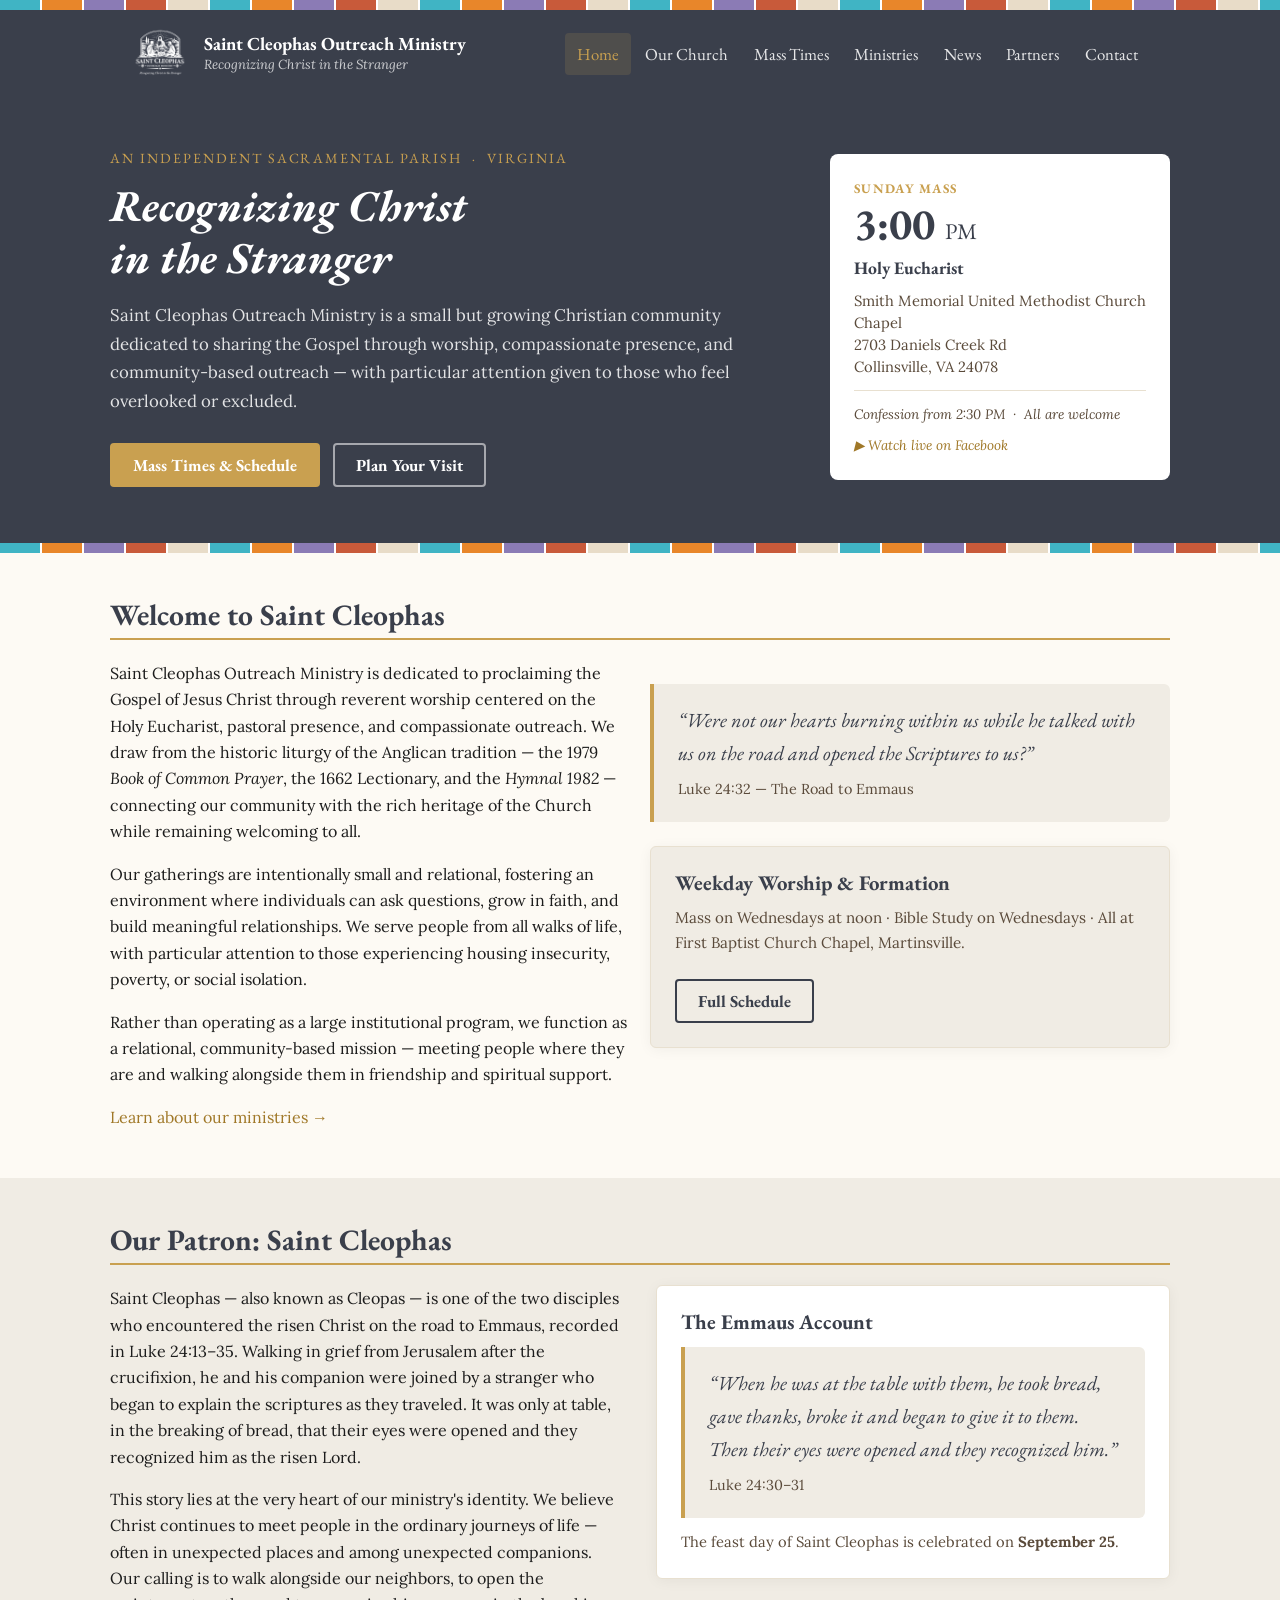
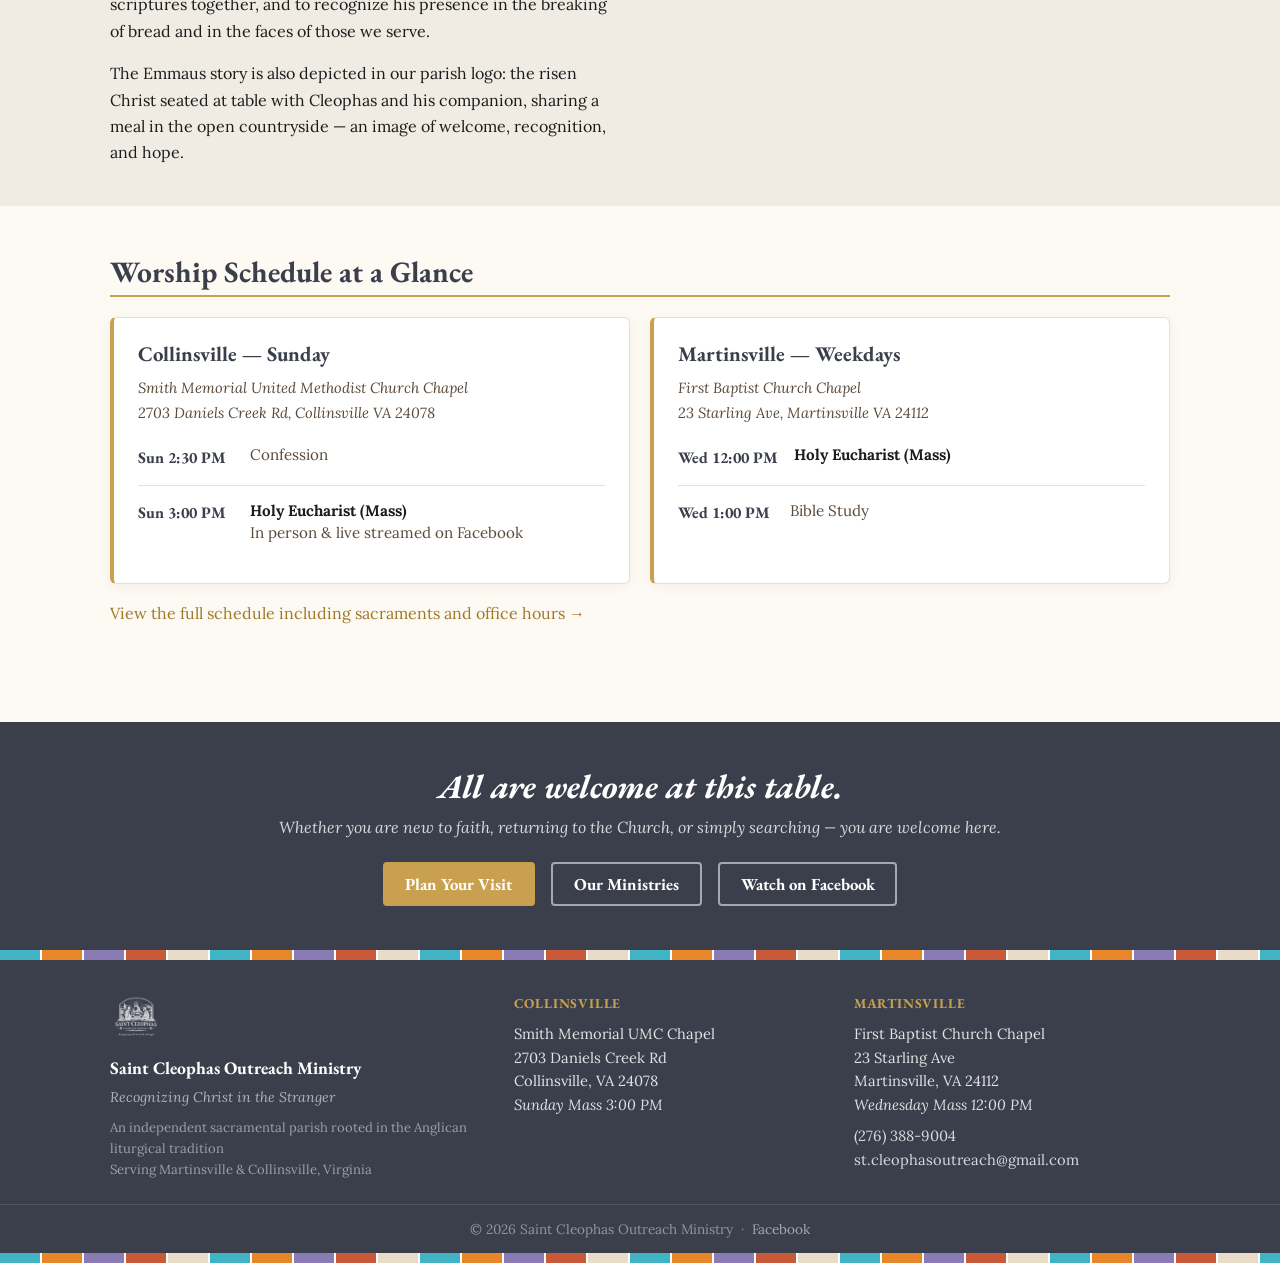
<file: index.html>
<!doctype html>
<html lang="en">
<head>
<meta charset="utf-8" />
<meta name="viewport" content="width=device-width,initial-scale=1" />
<title>Saint Cleophas Outreach Ministry — Recognizing Christ in the Stranger</title>
<meta name="description" content="Saint Cleophas Outreach Ministry is an independent sacramental parish rooted in the Anglican liturgical tradition, serving Martinsville and Collinsville, Virginia through worship, pastoral care, and community outreach." />
<meta name="theme-color" content="#3A3F4B" />
<link rel="icon" type="image/x-icon" href="assets/favicon.ico" />
<link rel="icon" type="image/png" sizes="32x32" href="assets/favicon-32.png" />
<link rel="apple-touch-icon" sizes="180x180" href="assets/favicon-180.png" />
<meta property="og:title" content="Saint Cleophas Outreach Ministry" />
<meta property="og:description" content="Recognizing Christ in the Stranger — worship, pastoral care, and outreach in the Martinsville–Collinsville region of Virginia." />
<meta property="og:type" content="website" />
<meta property="og:image" content="public/img/st-cleophas-social-share.PNG" />
<link rel="stylesheet" href="css/style.css" />
<script type="application/ld+json">
{
  "@context": "https://schema.org",
  "@type": "Church",
  "name": "Saint Cleophas Outreach Ministry",
  "description": "An independent sacramental parish rooted in the Anglican liturgical tradition, dedicated to recognizing the face of Christ in marginalized people.",
  "telephone": "+12763889004",
  "email": "st.cleophasoutreach@gmail.com",
  "sameAs": ["https://www.facebook.com/profile.php?id=61555982034414"],
  "location": [
    {
      "@type": "Place",
      "name": "Smith Memorial UMC Chapel",
      "address": { "@type": "PostalAddress", "streetAddress": "2703 Daniels Creek Rd", "addressLocality": "Collinsville", "addressRegion": "VA", "postalCode": "24078" }
    },
    {
      "@type": "Place",
      "name": "First Baptist Church Martinsville",
      "address": { "@type": "PostalAddress", "streetAddress": "23 Starling Ave", "addressLocality": "Martinsville", "addressRegion": "VA", "postalCode": "24112" }
    }
  ]
}
</script>
</head>
<body>

<a href="#main" class="skip-link">Skip to main content</a>

<!-- ===================== HEADER ===================== -->
<header class="site-header" role="banner">
  <div class="glass-strip" aria-hidden="true"></div>
  <div class="container">
    <div class="topbar">
      <a href="index.html" class="brand" aria-label="Saint Cleophas Outreach Ministry — home">
        <div class="brand-logo">
          <img src="assets/logo.png" alt="" aria-hidden="true" />
        </div>
        <div class="brand-text">
          <span class="site-name">Saint Cleophas Outreach Ministry</span>
          <span class="site-tagline">Recognizing Christ in the Stranger</span>
        </div>
      </a>
      <button class="nav-toggle" aria-label="Open navigation menu" aria-expanded="false"
        onclick="var n=document.querySelector('nav.primary-nav');n.classList.toggle('open');this.setAttribute('aria-expanded',n.classList.contains('open'))">&#9776;</button>
      <nav class="primary-nav" role="navigation" aria-label="Primary">
        <a href="index.html" class="active">Home</a>
        <a href="church.html">Our Church</a>
        <a href="mass-times.html">Mass Times</a>
        <a href="ministries.html">Ministries</a>
        <a href="news.html">News</a>
        <a href="partners.html">Partners</a>
        <a href="contact.html">Contact</a>
      </nav>
    </div>
  </div>
</header>

<!-- ===================== HOME HERO ===================== -->
<section class="home-hero" role="region" aria-labelledby="hero-heading">
  <div class="container">
    <div class="home-hero-inner">
      <div>
        <p class="hero-eyebrow">An Independent Sacramental Parish &nbsp;·&nbsp; Virginia</p>
        <h1 id="hero-heading">Recognizing Christ<br>in the Stranger</h1>
        <p class="hero-lead">Saint Cleophas Outreach Ministry is a small but growing Christian community dedicated to sharing the Gospel through worship, compassionate presence, and community-based outreach — with particular attention given to those who feel overlooked or excluded.</p>
        <div class="hero-cta">
          <a href="mass-times.html" class="btn btn-gold">Mass Times &amp; Schedule</a>
          <a href="contact.html" class="btn btn-outline-white">Plan Your Visit</a>
        </div>
      </div>

      <aside class="next-service-card" aria-label="Next Sunday service">
        <div class="nsc-label">Sunday Mass</div>
        <div class="nsc-time">3:00 <span style="font-size:1.4rem;font-weight:400;">PM</span></div>
        <div class="nsc-service">Holy Eucharist</div>
        <div class="nsc-loc">
          Smith Memorial United Methodist Church Chapel<br>
          2703 Daniels Creek Rd<br>
          Collinsville, VA 24078
        </div>
        <div class="nsc-note">
          Confession from 2:30 PM &nbsp;·&nbsp; All are welcome<br>
          <div class="nsc-fb mt-sm">
            <a href="https://www.facebook.com/profile.php?id=61555982034414" target="_blank" rel="noopener">
              &#9654; Watch live on Facebook
            </a>
          </div>
        </div>
      </aside>
    </div>
  </div>
</section>

<div class="glass-strip" aria-hidden="true"></div>

<!-- ===================== MAIN ===================== -->
<main id="main" tabindex="-1">

  <!-- About / Welcome -->
  <section aria-labelledby="about-heading">
    <div class="container">
      <h2 class="section-title" id="about-heading">Welcome to Saint Cleophas</h2>
      <div class="grid-2" style="align-items:start;">
        <div>
          <p>Saint Cleophas Outreach Ministry is dedicated to proclaiming the Gospel of Jesus Christ through reverent worship centered on the Holy Eucharist, pastoral presence, and compassionate outreach. We draw from the historic liturgy of the Anglican tradition — the 1979 <em>Book of Common Prayer</em>, the 1662 Lectionary, and the <em>Hymnal 1982</em> — connecting our community with the rich heritage of the Church while remaining welcoming to all.</p>
          <p>Our gatherings are intentionally small and relational, fostering an environment where individuals can ask questions, grow in faith, and build meaningful relationships. We serve people from all walks of life, with particular attention to those experiencing housing insecurity, poverty, or social isolation.</p>
          <p>Rather than operating as a large institutional program, we function as a relational, community-based mission — meeting people where they are and walking alongside them in friendship and spiritual support.</p>
          <p><a href="ministries.html">Learn about our ministries &rarr;</a></p>
        </div>
        <div>
          <div class="scripture-block">
            <blockquote>
              &ldquo;Were not our hearts burning within us while he talked with us on the road and opened the Scriptures to us?&rdquo;
            </blockquote>
            <cite>Luke 24:32 &mdash; The Road to Emmaus</cite>
          </div>
          <div class="card card-alt" style="margin-top:1.25rem;">
            <h3>Weekday Worship &amp; Formation</h3>
            <p class="text-muted" style="font-size:0.95rem;">Mass on Wednesdays at noon · Bible Study on Wednesdays · All at First Baptist Church Chapel, Martinsville.</p>
            <a href="mass-times.html" class="btn btn-outline" style="margin-top:0.5rem;">Full Schedule</a>
          </div>
        </div>
      </div>
    </div>
  </section>

  <!-- Patron Saint -->
  <section aria-labelledby="patron-heading" style="background:#F0ECE4; padding: 2.5rem 0;">
    <div class="container">
      <h2 class="section-title" id="patron-heading">Our Patron: Saint Cleophas</h2>
      <div class="grid-2" style="align-items:start; gap:2rem;">
        <div>
          <p>Saint Cleophas — also known as Cleopas — is one of the two disciples who encountered the risen Christ on the road to Emmaus, recorded in Luke 24:13–35. Walking in grief from Jerusalem after the crucifixion, he and his companion were joined by a stranger who began to explain the scriptures as they traveled. It was only at table, in the breaking of bread, that their eyes were opened and they recognized him as the risen Lord.</p>
          <p>This story lies at the very heart of our ministry's identity. We believe Christ continues to meet people in the ordinary journeys of life — often in unexpected places and among unexpected companions. Our calling is to walk alongside our neighbors, to open the scriptures together, and to recognize his presence in the breaking of bread and in the faces of those we serve.</p>
          <p>The Emmaus story is also depicted in our parish logo: the risen Christ seated at table with Cleophas and his companion, sharing a meal in the open countryside — an image of welcome, recognition, and hope.</p>
        </div>
        <div>
          <div class="card">
            <h3>The Emmaus Account</h3>
            <div class="scripture-block" style="margin:0.75rem 0 0;">
              <blockquote>
                &ldquo;When he was at the table with them, he took bread, gave thanks, broke it and began to give it to them. Then their eyes were opened and they recognized him.&rdquo;
              </blockquote>
              <cite>Luke 24:30–31</cite>
            </div>
            <p class="text-muted" style="font-size:0.92rem; margin-top:0.75rem;">The feast day of Saint Cleophas is celebrated on <strong>September 25</strong>.</p>
          </div>
        </div>
      </div>
    </div>
  </section>

  <!-- Quick Schedule -->
  <section aria-labelledby="schedule-heading">
    <div class="container">
      <h2 class="section-title" id="schedule-heading">Worship Schedule at a Glance</h2>
      <div class="grid-2">
        <div class="card card-gold-left">
          <h3>Collinsville &mdash; Sunday</h3>
          <p class="location-host">Smith Memorial United Methodist Church Chapel<br>2703 Daniels Creek Rd, Collinsville VA 24078</p>
          <div class="schedule-row">
            <div class="schedule-day">Sun 2:30 PM</div>
            <div class="schedule-detail">Confession</div>
          </div>
          <div class="schedule-row">
            <div class="schedule-day">Sun 3:00 PM</div>
            <div class="schedule-detail"><strong>Holy Eucharist (Mass)</strong><br>In person &amp; live streamed on Facebook</div>
          </div>
        </div>
        <div class="card card-gold-left">
          <h3>Martinsville &mdash; Weekdays</h3>
          <p class="location-host">First Baptist Church Chapel<br>23 Starling Ave, Martinsville VA 24112</p>
          <div class="schedule-row">
            <div class="schedule-day">Wed 12:00 PM</div>
            <div class="schedule-detail"><strong>Holy Eucharist (Mass)</strong></div>
          </div>
          <div class="schedule-row">
            <div class="schedule-day">Wed 1:00 PM</div>
            <div class="schedule-detail">Bible Study</div>
          </div>
        </div>
      </div>
      <p style="margin-top:1rem;"><a href="mass-times.html">View the full schedule including sacraments and office hours &rarr;</a></p>
    </div>
  </section>

</main>

<!-- ===================== CTA STRIP ===================== -->
<section class="cta-strip" role="complementary" aria-label="Join us">
  <div class="container">
    <h2>All are welcome at this table.</h2>
    <p>Whether you are new to faith, returning to the Church, or simply searching — you are welcome here.</p>
    <div class="cta-buttons">
      <a href="contact.html" class="btn btn-gold">Plan Your Visit</a>
      <a href="ministries.html" class="btn btn-outline-white">Our Ministries</a>
      <a href="https://www.facebook.com/profile.php?id=61555982034414" target="_blank" rel="noopener" class="btn btn-outline-white">Watch on Facebook</a>
    </div>
  </div>
</section>
<div class="glass-strip" aria-hidden="true"></div>
<!-- ===================== FOOTER ===================== -->
<footer class="site-footer" role="contentinfo">
  <div class="container">
    <div class="footer-grid">
      <div>
        <div class="footer-logo">
          <img src="assets/logo.png" alt="" aria-hidden="true" />
        </div>
        <div class="footer-name">Saint Cleophas Outreach Ministry</div>
        <div class="footer-tagline">Recognizing Christ in the Stranger</div>
        <div class="footer-affiliation">
          An independent sacramental parish rooted in the Anglican liturgical tradition<br>
          Serving Martinsville &amp; Collinsville, Virginia
        </div>
      </div>
      <div>
        <div class="footer-section-title">Collinsville</div>
        <p>Smith Memorial UMC Chapel<br>
        2703 Daniels Creek Rd<br>
        Collinsville, VA 24078<br>
        <em>Sunday Mass 3:00 PM</em></p>
      </div>
      <div>
        <div class="footer-section-title">Martinsville</div>
        <p>First Baptist Church Chapel<br>
        23 Starling Ave<br>
        Martinsville, VA 24112<br>
        <em>Wednesday Mass 12:00 PM</em></p>
        <p>
          <a href="tel:+12763889004">(276) 388-9004</a><br>
          <a href="mailto:st.cleophasoutreach@gmail.com">st.cleophasoutreach@gmail.com</a>
        </p>
      </div>
    </div>
  </div>
  <div class="footer-bottom">
    <div class="container">
      &copy; <span id="year"></span> Saint Cleophas Outreach Ministry &nbsp;&middot;&nbsp;
      <a href="https://www.facebook.com/profile.php?id=61555982034414" target="_blank" rel="noopener">Facebook</a>
    </div>
  </div>
  <div class="glass-strip" aria-hidden="true"></div>
</footer>

<script>
  document.getElementById('year').textContent = new Date().getFullYear();
</script>
</body>
</html>
</file>
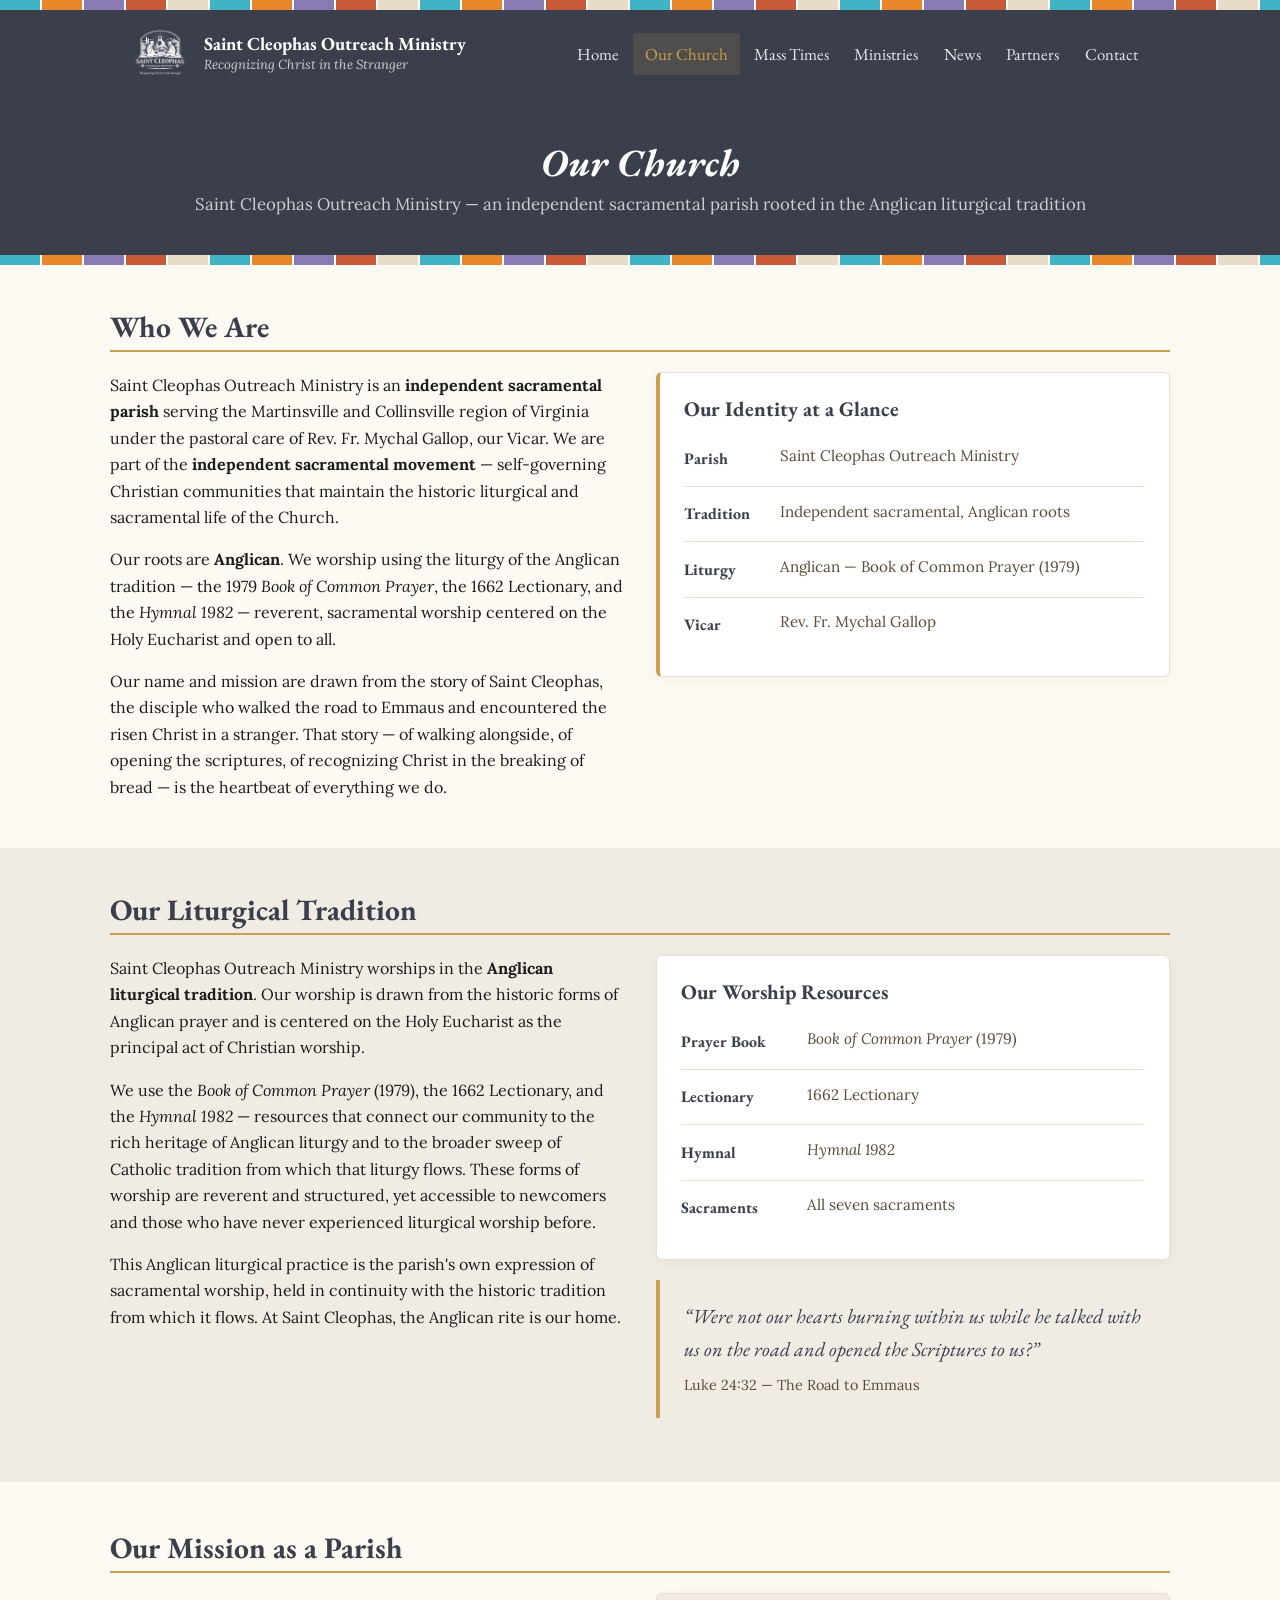
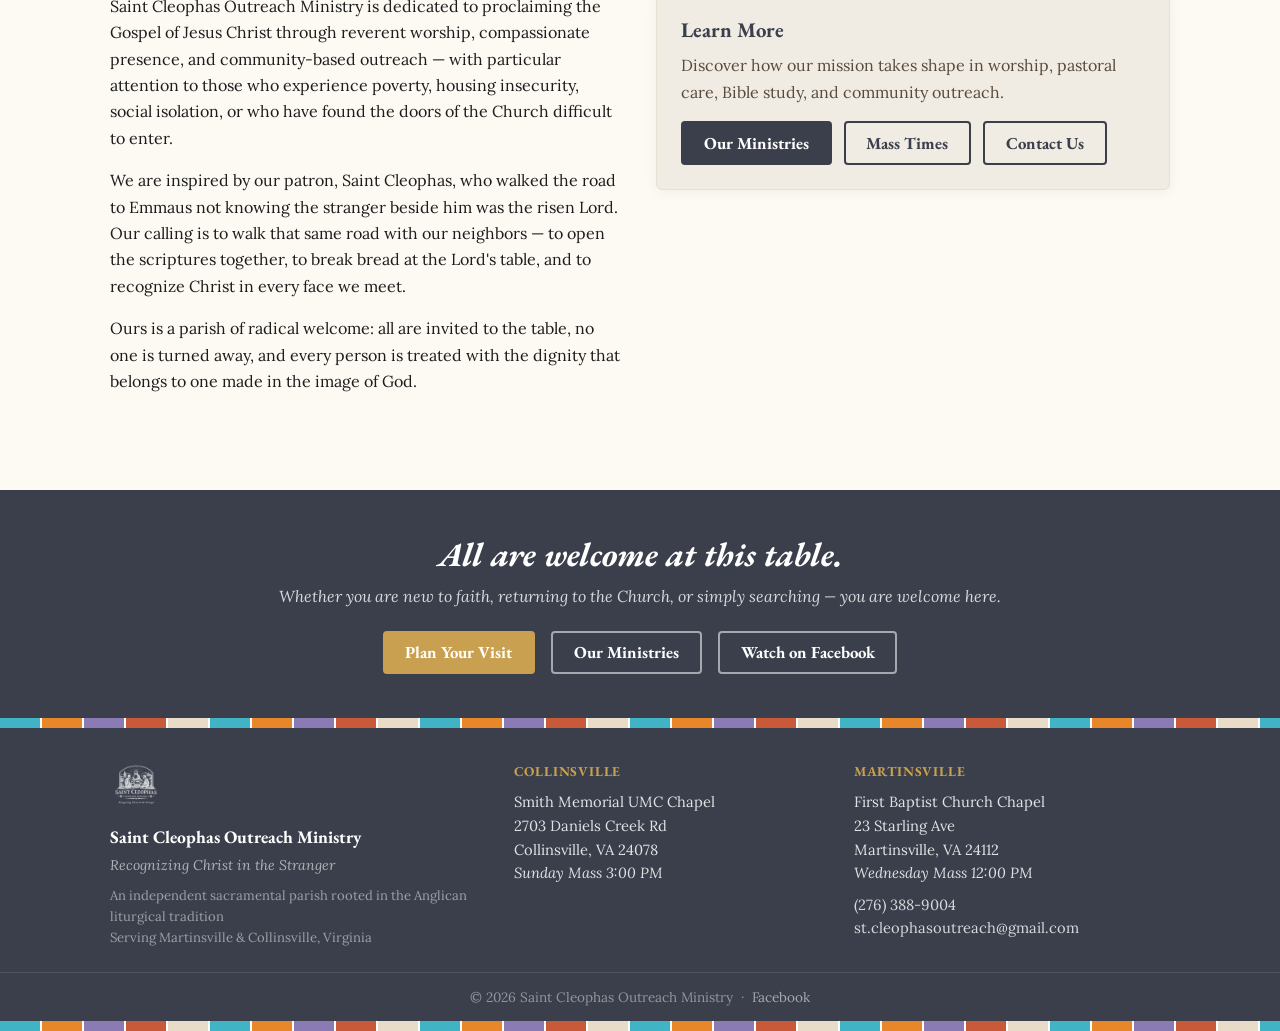
<file: church.html>
<!doctype html>
<html lang="en">
<head>
<meta charset="utf-8" />
<meta name="viewport" content="width=device-width,initial-scale=1" />
<title>Our Church — Saint Cleophas Outreach Ministry</title>
<meta name="description" content="Saint Cleophas Outreach Ministry is an independent sacramental parish rooted in the Anglican liturgical tradition, serving Martinsville and Collinsville, Virginia." />
<meta name="theme-color" content="#3A3F4B" />
<link rel="icon" type="image/x-icon" href="assets/favicon.ico" />
<link rel="icon" type="image/png" sizes="32x32" href="assets/favicon-32.png" />
<link rel="apple-touch-icon" sizes="180x180" href="assets/favicon-180.png" />
<meta property="og:title" content="Our Church — Saint Cleophas Outreach Ministry" />
<meta property="og:description" content="Saint Cleophas Outreach Ministry is an independent sacramental parish rooted in the Anglican liturgical tradition, serving Martinsville and Collinsville, Virginia." />
<meta property="og:type" content="website" />
<meta property="og:image" content="public/img/st-cleophas-social-share.PNG" />
<link rel="stylesheet" href="css/style.css" />
</head>
<body>

<a href="#main" class="skip-link">Skip to main content</a>

<!-- ===================== HEADER ===================== -->
<header class="site-header" role="banner">
  <div class="glass-strip" aria-hidden="true"></div>
  <div class="container">
    <div class="topbar">
      <a href="index.html" class="brand" aria-label="Saint Cleophas Outreach Ministry — home">
        <div class="brand-logo">
          <img src="assets/logo.png" alt="" aria-hidden="true" />
        </div>
        <div class="brand-text">
          <span class="site-name">Saint Cleophas Outreach Ministry</span>
          <span class="site-tagline">Recognizing Christ in the Stranger</span>
        </div>
      </a>
      <button class="nav-toggle" aria-label="Open navigation menu" aria-expanded="false"
        onclick="var n=document.querySelector('nav.primary-nav');n.classList.toggle('open');this.setAttribute('aria-expanded',n.classList.contains('open'))">&#9776;</button>
      <nav class="primary-nav" role="navigation" aria-label="Primary">
        <a href="index.html">Home</a>
        <a href="church.html" class="active">Our Church</a>
        <a href="mass-times.html">Mass Times</a>
        <a href="ministries.html">Ministries</a>
        <a href="news.html">News</a>
        <a href="partners.html">Partners</a>
        <a href="contact.html">Contact</a>
      </nav>
    </div>
  </div>
</header>

<!-- ===================== PAGE HERO ===================== -->
<section class="page-hero" role="region" aria-labelledby="hero-heading">
  <div class="container">
    <h1 id="hero-heading">Our Church</h1>
    <p>Saint Cleophas Outreach Ministry — an independent sacramental parish rooted in the Anglican liturgical tradition</p>
  </div>
</section>

<div class="glass-strip" aria-hidden="true"></div>

<!-- ===================== MAIN ===================== -->
<main id="main" tabindex="-1">

  <!-- Who We Are -->
  <section aria-labelledby="who-heading">
    <div class="container">
      <h2 class="section-title" id="who-heading">Who We Are</h2>
      <div class="grid-2" style="align-items:start; gap:2rem;">
        <div>
          <p>Saint Cleophas Outreach Ministry is an <strong>independent sacramental parish</strong> serving the Martinsville and Collinsville region of Virginia under the pastoral care of Rev. Fr. Mychal Gallop, our Vicar. We are part of the <strong>independent sacramental movement</strong> — self-governing Christian communities that maintain the historic liturgical and sacramental life of the Church.</p>
          <p>Our roots are <strong>Anglican</strong>. We worship using the liturgy of the Anglican tradition — the 1979 <em>Book of Common Prayer</em>, the 1662 Lectionary, and the <em>Hymnal 1982</em> — reverent, sacramental worship centered on the Holy Eucharist and open to all.</p>
          <p>Our name and mission are drawn from the story of Saint Cleophas, the disciple who walked the road to Emmaus and encountered the risen Christ in a stranger. That story — of walking alongside, of opening the scriptures, of recognizing Christ in the breaking of bread — is the heartbeat of everything we do.</p>
        </div>
        <div>
          <div class="card card-gold-left">
            <h3>Our Identity at a Glance</h3>
            <div class="schedule-row">
              <div class="schedule-day" style="min-width:80px;">Parish</div>
              <div class="schedule-detail">Saint Cleophas Outreach Ministry</div>
            </div>
            <div class="schedule-row">
              <div class="schedule-day" style="min-width:80px;">Tradition</div>
              <div class="schedule-detail">Independent sacramental, Anglican roots</div>
            </div>
            <div class="schedule-row">
              <div class="schedule-day" style="min-width:80px;">Liturgy</div>
              <div class="schedule-detail">Anglican — Book of Common Prayer (1979)</div>
            </div>
            <div class="schedule-row">
              <div class="schedule-day" style="min-width:80px;">Vicar</div>
              <div class="schedule-detail">Rev. Fr. Mychal Gallop</div>
            </div>
          </div>
        </div>
      </div>
    </div>
  </section>

  <!-- Our Liturgical Tradition -->
  <section aria-labelledby="liturgy-heading" style="background:#F0ECE4; padding:2.5rem 0;">
    <div class="container">
      <h2 class="section-title" id="liturgy-heading">Our Liturgical Tradition</h2>
      <div class="grid-2" style="align-items:start; gap:2rem;">
        <div>
          <p>Saint Cleophas Outreach Ministry worships in the <strong>Anglican liturgical tradition</strong>. Our worship is drawn from the historic forms of Anglican prayer and is centered on the Holy Eucharist as the principal act of Christian worship.</p>
          <p>We use the <em>Book of Common Prayer</em> (1979), the 1662 Lectionary, and the <em>Hymnal 1982</em> — resources that connect our community to the rich heritage of Anglican liturgy and to the broader sweep of Catholic tradition from which that liturgy flows. These forms of worship are reverent and structured, yet accessible to newcomers and those who have never experienced liturgical worship before.</p>
          <p>This Anglican liturgical practice is the parish's own expression of sacramental worship, held in continuity with the historic tradition from which it flows. At Saint Cleophas, the Anglican rite is our home.</p>
        </div>
        <div>
          <div class="card">
            <h3>Our Worship Resources</h3>
            <div class="schedule-row">
              <div class="schedule-day" style="min-width:110px;">Prayer Book</div>
              <div class="schedule-detail"><em>Book of Common Prayer</em> (1979)</div>
            </div>
            <div class="schedule-row">
              <div class="schedule-day" style="min-width:110px;">Lectionary</div>
              <div class="schedule-detail">1662 Lectionary</div>
            </div>
            <div class="schedule-row">
              <div class="schedule-day" style="min-width:110px;">Hymnal</div>
              <div class="schedule-detail"><em>Hymnal 1982</em></div>
            </div>
            <div class="schedule-row">
              <div class="schedule-day" style="min-width:110px;">Sacraments</div>
              <div class="schedule-detail">All seven sacraments</div>
            </div>
          </div>
          <div class="scripture-block" style="margin-top:1.25rem;">
            <blockquote>
              &ldquo;Were not our hearts burning within us while he talked with us on the road and opened the Scriptures to us?&rdquo;
            </blockquote>
            <cite>Luke 24:32 &mdash; The Road to Emmaus</cite>
          </div>
        </div>
      </div>
    </div>
  </section>

  <!-- Our Mission -->
  <section aria-labelledby="mission-church-heading">
    <div class="container">
      <h2 class="section-title" id="mission-church-heading">Our Mission as a Parish</h2>
      <div class="grid-2" style="align-items:start; gap:2rem;">
        <div>
          <p>Saint Cleophas Outreach Ministry is dedicated to proclaiming the Gospel of Jesus Christ through reverent worship, compassionate presence, and community-based outreach — with particular attention to those who experience poverty, housing insecurity, social isolation, or who have found the doors of the Church difficult to enter.</p>
          <p>We are inspired by our patron, Saint Cleophas, who walked the road to Emmaus not knowing the stranger beside him was the risen Lord. Our calling is to walk that same road with our neighbors — to open the scriptures together, to break bread at the Lord's table, and to recognize Christ in every face we meet.</p>
          <p>Ours is a parish of radical welcome: all are invited to the table, no one is turned away, and every person is treated with the dignity that belongs to one made in the image of God.</p>
        </div>
        <div>
          <div class="card card-alt">
            <h3>Learn More</h3>
            <p class="text-muted">Discover how our mission takes shape in worship, pastoral care, Bible study, and community outreach.</p>
            <div style="margin-top:1rem; display:flex; gap:0.75rem; flex-wrap:wrap;">
              <a href="ministries.html" class="btn btn-primary">Our Ministries</a>
              <a href="mass-times.html" class="btn btn-outline">Mass Times</a>
              <a href="contact.html" class="btn btn-outline">Contact Us</a>
            </div>
          </div>
        </div>
      </div>
    </div>
  </section>

</main>

<!-- ===================== CTA STRIP ===================== -->
<section class="cta-strip" role="complementary" aria-label="Join us">
  <div class="container">
    <h2>All are welcome at this table.</h2>
    <p>Whether you are new to faith, returning to the Church, or simply searching — you are welcome here.</p>
    <div class="cta-buttons">
      <a href="contact.html" class="btn btn-gold">Plan Your Visit</a>
      <a href="ministries.html" class="btn btn-outline-white">Our Ministries</a>
      <a href="https://www.facebook.com/profile.php?id=61555982034414" target="_blank" rel="noopener" class="btn btn-outline-white">Watch on Facebook</a>
    </div>
  </div>
</section>
<div class="glass-strip" aria-hidden="true"></div>

<!-- ===================== FOOTER ===================== -->
<footer class="site-footer" role="contentinfo">
  <div class="container">
    <div class="footer-grid">
      <div>
        <div class="footer-logo">
          <img src="assets/logo.png" alt="" aria-hidden="true" />
        </div>
        <div class="footer-name">Saint Cleophas Outreach Ministry</div>
        <div class="footer-tagline">Recognizing Christ in the Stranger</div>
        <div class="footer-affiliation">
          An independent sacramental parish rooted in the Anglican liturgical tradition<br>
          Serving Martinsville &amp; Collinsville, Virginia
        </div>
      </div>
      <div>
        <div class="footer-section-title">Collinsville</div>
        <p>Smith Memorial UMC Chapel<br>
        2703 Daniels Creek Rd<br>
        Collinsville, VA 24078<br>
        <em>Sunday Mass 3:00 PM</em></p>
      </div>
      <div>
        <div class="footer-section-title">Martinsville</div>
        <p>First Baptist Church Chapel<br>
        23 Starling Ave<br>
        Martinsville, VA 24112<br>
        <em>Wednesday Mass 12:00 PM</em></p>
        <p>
          <a href="tel:+12763889004">(276) 388-9004</a><br>
          <a href="mailto:st.cleophasoutreach@gmail.com">st.cleophasoutreach@gmail.com</a>
        </p>
      </div>
    </div>
  </div>
  <div class="footer-bottom">
    <div class="container">
      &copy; <span id="year"></span> Saint Cleophas Outreach Ministry &nbsp;&middot;&nbsp;
      <a href="https://www.facebook.com/profile.php?id=61555982034414" target="_blank" rel="noopener">Facebook</a>
    </div>
  </div>
  <div class="glass-strip" aria-hidden="true"></div>
</footer>

<script>document.getElementById('year').textContent = new Date().getFullYear();</script>
</body>
</html>
</file>
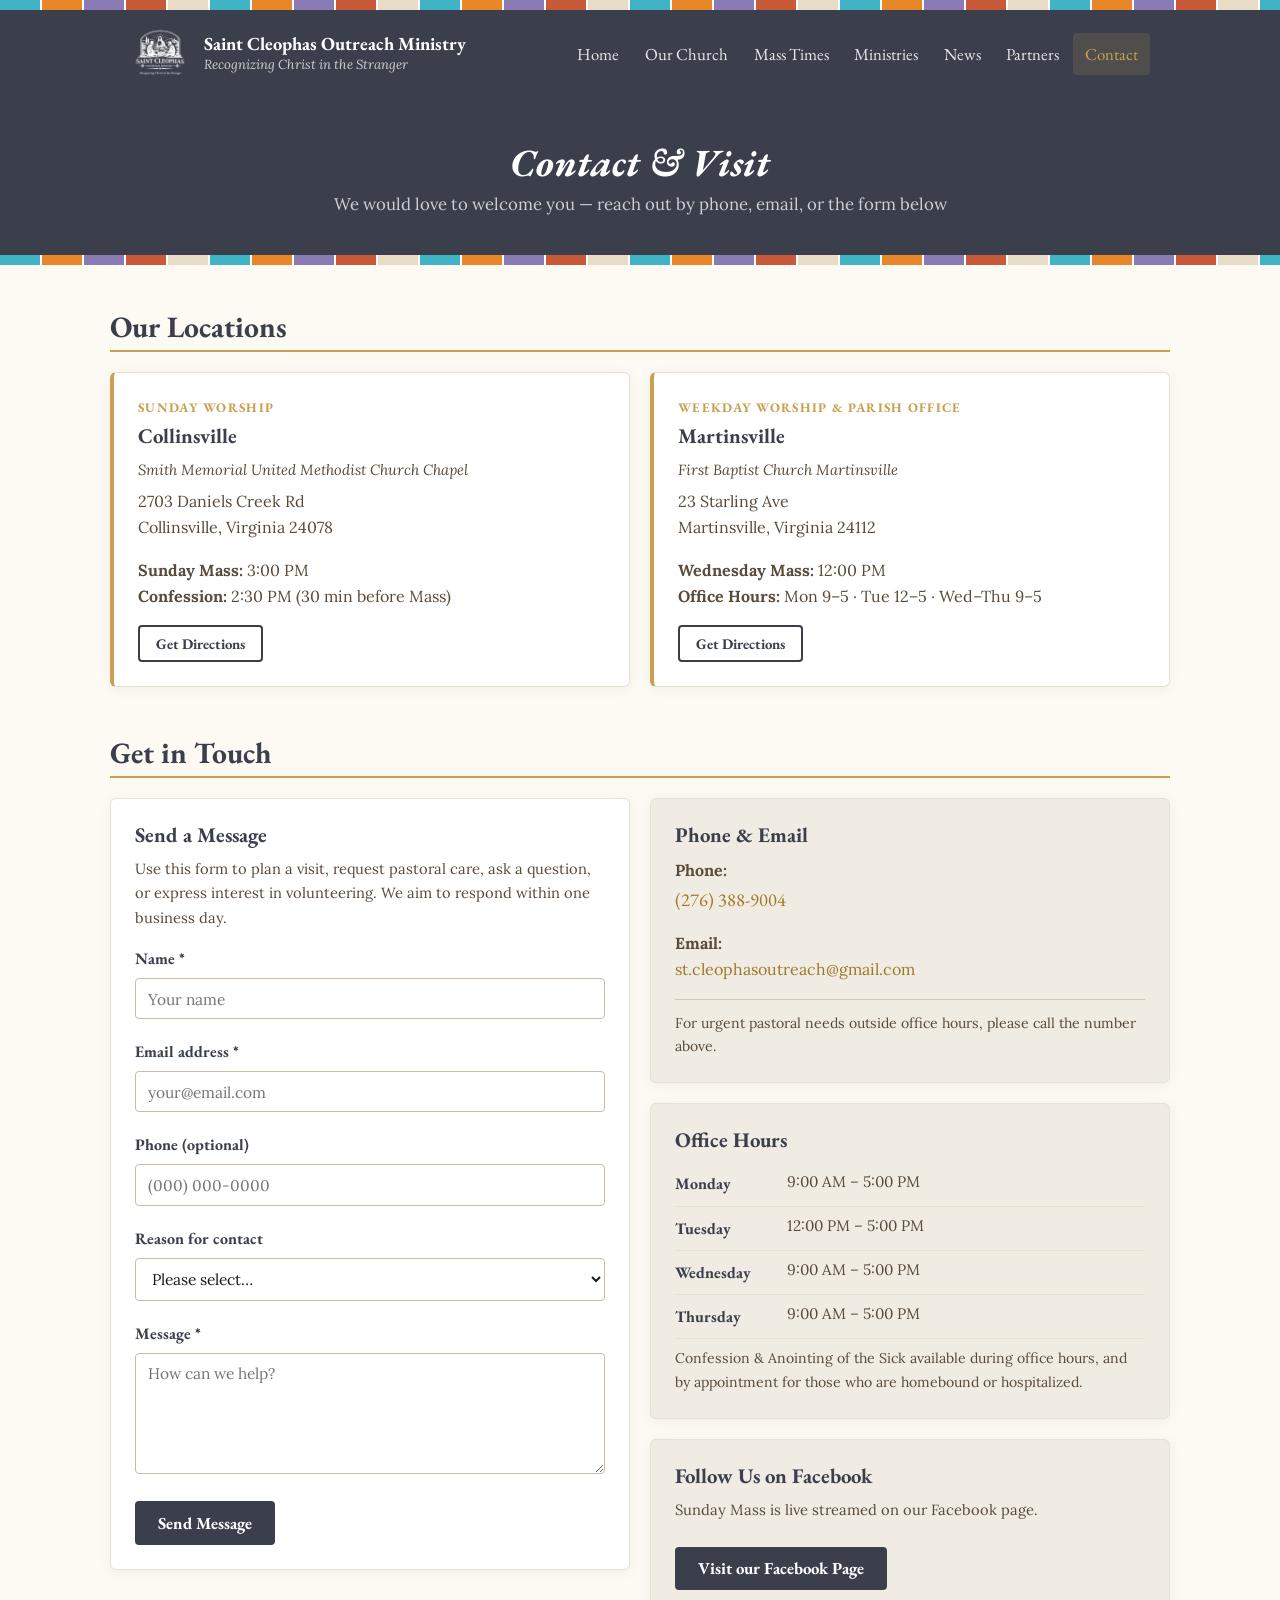
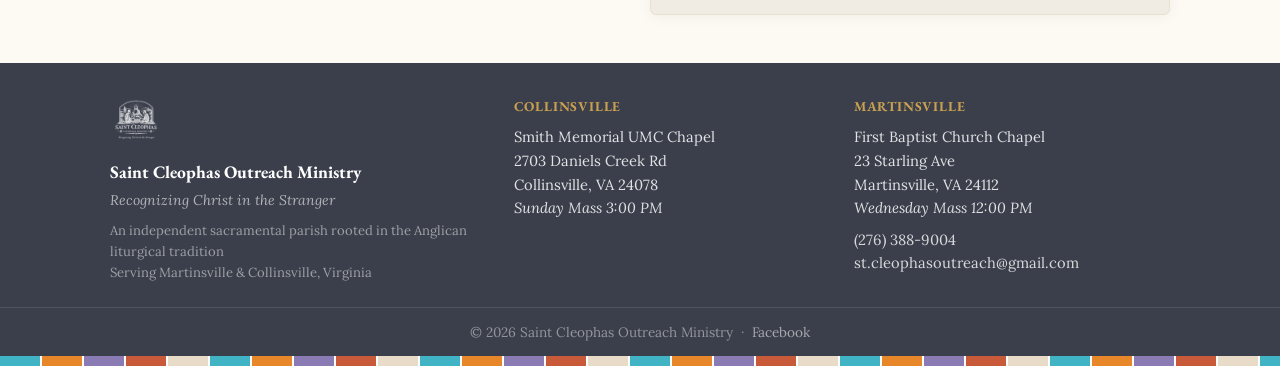
<file: contact.html>
<!doctype html>
<html lang="en">
<head>
<meta charset="utf-8" />
<meta name="viewport" content="width=device-width,initial-scale=1" />
<title>Contact &amp; Visit — Saint Cleophas Outreach Ministry</title>
<meta name="description" content="Contact Saint Cleophas Outreach Ministry, find our locations in Collinsville and Martinsville, Virginia, and plan your visit." />
<meta name="theme-color" content="#3A3F4B" />
<link rel="icon" type="image/x-icon" href="assets/favicon.ico" />
<link rel="icon" type="image/png" sizes="32x32" href="assets/favicon-32.png" />
<link rel="apple-touch-icon" sizes="180x180" href="assets/favicon-180.png" />
<meta property="og:title" content="Contact &amp; Visit — Saint Cleophas Outreach Ministry" />
<meta property="og:description" content="Contact Saint Cleophas Outreach Ministry, find our locations in Collinsville and Martinsville, Virginia, and plan your visit." />
<meta property="og:type" content="website" />
<meta property="og:image" content="public/img/st-cleophas-social-share.PNG" />
<link rel="stylesheet" href="css/style.css" />
</head>
<body>

<a href="#main" class="skip-link">Skip to main content</a>

<!-- ===================== HEADER ===================== -->
<header class="site-header" role="banner">
  <div class="glass-strip" aria-hidden="true"></div>
  <div class="container">
    <div class="topbar">
      <a href="index.html" class="brand" aria-label="Saint Cleophas Outreach Ministry — home">
        <div class="brand-logo">
          <img src="assets/logo.png" alt="" aria-hidden="true" />
        </div>
        <div class="brand-text">
          <span class="site-name">Saint Cleophas Outreach Ministry</span>
          <span class="site-tagline">Recognizing Christ in the Stranger</span>
        </div>
      </a>
      <button class="nav-toggle" aria-label="Open navigation menu" aria-expanded="false"
        onclick="var n=document.querySelector('nav.primary-nav');n.classList.toggle('open');this.setAttribute('aria-expanded',n.classList.contains('open'))">&#9776;</button>
      <nav class="primary-nav" role="navigation" aria-label="Primary">
        <a href="index.html">Home</a>
        <a href="church.html">Our Church</a>
        <a href="mass-times.html">Mass Times</a>
        <a href="ministries.html">Ministries</a>
        <a href="news.html">News</a>
        <a href="partners.html">Partners</a>
        <a href="contact.html" class="active">Contact</a>
      </nav>
    </div>
  </div>
</header>

<!-- ===================== PAGE HERO ===================== -->
<div class="page-hero" role="banner">
  <div class="container">
    <h1>Contact &amp; Visit</h1>
    <p>We would love to welcome you &mdash; reach out by phone, email, or the form below</p>
  </div>
</div>
<div class="glass-strip" aria-hidden="true"></div>

<!-- ===================== MAIN ===================== -->
<main id="main" tabindex="-1">
  <div class="container">

    <!-- Locations -->
    <section aria-labelledby="locations-heading">
      <h2 class="section-title" id="locations-heading">Our Locations</h2>
      <div class="grid-2">

        <article class="card card-gold-left" aria-labelledby="collinsville-loc">
          <div class="location-label">Sunday Worship</div>
          <h3 id="collinsville-loc">Collinsville</h3>
          <p class="location-host">Smith Memorial United Methodist Church Chapel</p>
          <p class="text-muted">
            2703 Daniels Creek Rd<br>
            Collinsville, Virginia 24078
          </p>
          <p class="text-muted" style="margin-top:0.75rem;">
            <strong>Sunday Mass:</strong> 3:00 PM<br>
            <strong>Confession:</strong> 2:30 PM (30 min before Mass)
          </p>
          <p style="margin-top:0.75rem;">
            <a href="https://maps.google.com/?q=2703+Daniels+Creek+Rd+Collinsville+VA+24078"
               target="_blank" rel="noopener" class="btn btn-outline" style="font-size:0.92rem; padding:0.45rem 1rem;">
              Get Directions
            </a>
          </p>
        </article>

        <article class="card card-gold-left" aria-labelledby="martinsville-loc">
          <div class="location-label">Weekday Worship &amp; Parish Office</div>
          <h3 id="martinsville-loc">Martinsville</h3>
          <p class="location-host">First Baptist Church Martinsville</p>
          <p class="text-muted">
            23 Starling Ave<br>
            Martinsville, Virginia 24112
          </p>
          <p class="text-muted" style="margin-top:0.75rem;">
            <strong>Wednesday Mass:</strong> 12:00 PM<br>
            <strong>Office Hours:</strong> Mon 9–5 &middot; Tue 12–5 &middot; Wed–Thu 9–5
          </p>
          <p style="margin-top:0.75rem;">
            <a href="https://maps.google.com/?q=23+Starling+Ave+Martinsville+VA+24112"
               target="_blank" rel="noopener" class="btn btn-outline" style="font-size:0.92rem; padding:0.45rem 1rem;">
              Get Directions
            </a>
          </p>
        </article>

      </div>
    </section>

    <!-- Direct contact -->
    <section aria-labelledby="direct-contact-heading">
      <h2 class="section-title" id="direct-contact-heading">Get in Touch</h2>
      <div class="grid-2" style="align-items:start;">

        <!-- Contact form -->
        <div>
          <div class="card">
            <h3>Send a Message</h3>
            <p class="text-muted" style="font-size:0.92rem; margin-bottom:1rem;">Use this form to plan a visit, request pastoral care, ask a question, or express interest in volunteering. We aim to respond within one business day.</p>

            <!--
              FORM NOTE: This form uses a mailto: action which opens the user's
              email client. For a fully web-based form, replace the action with
              a Formspree (https://formspree.io) or Netlify Forms endpoint.
              Example Formspree action: action="https://formspree.io/f/YOUR_ID"
            -->
            <form action="mailto:st.cleophasoutreach@gmail.com" method="post" enctype="text/plain"
                  aria-label="Contact form">
              <div class="form-group">
                <label for="contact-name">Name <span aria-hidden="true">*</span></label>
                <input id="contact-name" name="name" type="text" required
                       placeholder="Your name" autocomplete="name" />
              </div>
              <div class="form-group">
                <label for="contact-email">Email address <span aria-hidden="true">*</span></label>
                <input id="contact-email" name="email" type="email" required
                       placeholder="your@email.com" autocomplete="email" />
              </div>
              <div class="form-group">
                <label for="contact-phone">Phone (optional)</label>
                <input id="contact-phone" name="phone" type="tel"
                       placeholder="(000) 000-0000" autocomplete="tel" />
              </div>
              <div class="form-group">
                <label for="contact-reason">Reason for contact</label>
                <select id="contact-reason" name="reason">
                  <option value="">Please select&hellip;</option>
                  <option value="visit">Planning a visit</option>
                  <option value="pastoral">Pastoral care request</option>
                  <option value="sacrament">Sacrament enquiry</option>
                  <option value="volunteer">Volunteering</option>
                  <option value="partnership">Partnership enquiry</option>
                  <option value="other">Other</option>
                </select>
              </div>
              <div class="form-group">
                <label for="contact-message">Message <span aria-hidden="true">*</span></label>
                <textarea id="contact-message" name="message" rows="5" required
                          placeholder="How can we help?"></textarea>
              </div>
              <button type="submit" class="btn btn-primary">Send Message</button>
            </form>
          </div>
        </div>

        <!-- Direct info -->
        <div style="display:flex; flex-direction:column; gap:1.25rem;">

          <div class="card card-alt">
            <h3>Phone &amp; Email</h3>
            <p class="text-muted">
              <strong>Phone:</strong><br>
              <a href="tel:+12763889004" style="font-size:1.15rem; font-family:'EB Garamond',Georgia,serif;">(276) 388-9004</a>
            </p>
            <p class="text-muted" style="margin-top:0.5rem;">
              <strong>Email:</strong><br>
              <a href="mailto:st.cleophasoutreach@gmail.com">st.cleophasoutreach@gmail.com</a>
            </p>
            <p class="text-muted" style="font-size:0.88rem; margin-top:0.75rem; border-top:1px solid #D0C8B8; padding-top:0.75rem;">
              For urgent pastoral needs outside office hours, please call the number above.
            </p>
          </div>

          <div class="card card-alt">
            <h3>Office Hours</h3>
            <div class="schedule-row" style="padding:0.5rem 0;">
              <div class="schedule-day">Monday</div>
              <div class="schedule-detail">9:00 AM – 5:00 PM</div>
            </div>
            <div class="schedule-row" style="padding:0.5rem 0;">
              <div class="schedule-day">Tuesday</div>
              <div class="schedule-detail">12:00 PM – 5:00 PM</div>
            </div>
            <div class="schedule-row" style="padding:0.5rem 0;">
              <div class="schedule-day">Wednesday</div>
              <div class="schedule-detail">9:00 AM – 5:00 PM</div>
            </div>
            <div class="schedule-row" style="padding:0.5rem 0;">
              <div class="schedule-day">Thursday</div>
              <div class="schedule-detail">9:00 AM – 5:00 PM</div>
            </div>
            <p class="text-muted" style="font-size:0.88rem; margin-top:0.5rem;">Confession &amp; Anointing of the Sick available during office hours, and by appointment for those who are homebound or hospitalized.</p>
          </div>

          <div class="card card-alt">
            <h3>Follow Us on Facebook</h3>
            <p class="text-muted" style="font-size:0.92rem;">Sunday Mass is live streamed on our Facebook page.</p>
            <a href="https://www.facebook.com/profile.php?id=61555982034414" target="_blank" rel="noopener"
               class="btn btn-primary" style="margin-top:0.5rem;">
              Visit our Facebook Page
            </a>
          </div>

        </div>
      </div>
    </section>

  </div><!-- /container -->
</main>

<!-- ===================== FOOTER ===================== -->
<footer class="site-footer" role="contentinfo">
  <div class="container">
    <div class="footer-grid">
      <div>
        <div class="footer-logo">
          <img src="assets/logo.png" alt="" aria-hidden="true" />
        </div>
        <div class="footer-name">Saint Cleophas Outreach Ministry</div>
        <div class="footer-tagline">Recognizing Christ in the Stranger</div>
        <div class="footer-affiliation">
          An independent sacramental parish rooted in the Anglican liturgical tradition<br>
          Serving Martinsville &amp; Collinsville, Virginia
        </div>
      </div>
      <div>
        <div class="footer-section-title">Collinsville</div>
        <p>Smith Memorial UMC Chapel<br>
        2703 Daniels Creek Rd<br>
        Collinsville, VA 24078<br>
        <em>Sunday Mass 3:00 PM</em></p>
      </div>
      <div>
        <div class="footer-section-title">Martinsville</div>
        <p>First Baptist Church Chapel<br>
        23 Starling Ave<br>
        Martinsville, VA 24112<br>
        <em>Wednesday Mass 12:00 PM</em></p>
        <p>
          <a href="tel:+12763889004">(276) 388-9004</a><br>
          <a href="mailto:st.cleophasoutreach@gmail.com">st.cleophasoutreach@gmail.com</a>
        </p>
      </div>
    </div>
  </div>
  <div class="footer-bottom">
    <div class="container">
      &copy; <span id="year"></span> Saint Cleophas Outreach Ministry &nbsp;&middot;&nbsp;
      <a href="https://www.facebook.com/profile.php?id=61555982034414" target="_blank" rel="noopener">Facebook</a>
    </div>
  </div>
  <div class="glass-strip" aria-hidden="true"></div>
</footer>

<script>
  document.getElementById('year').textContent = new Date().getFullYear();
</script>
</body>
</html>
</file>
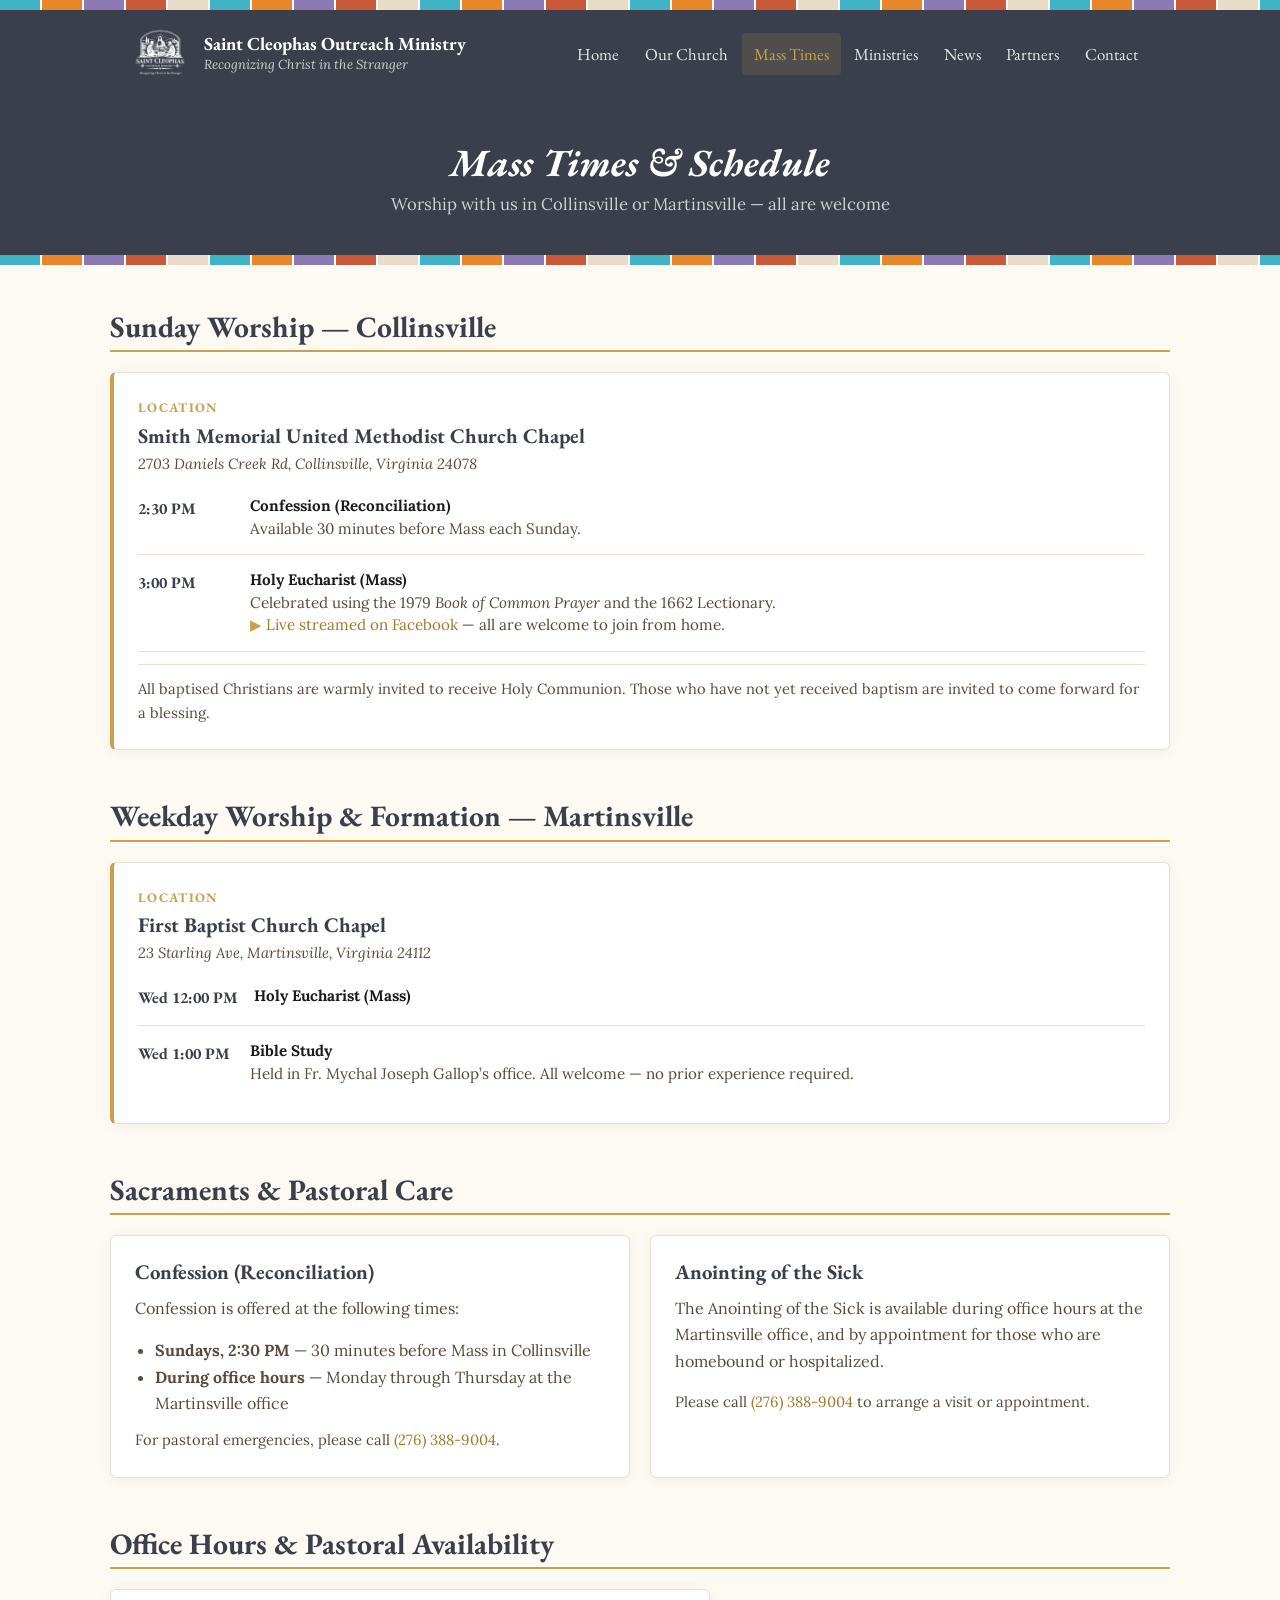
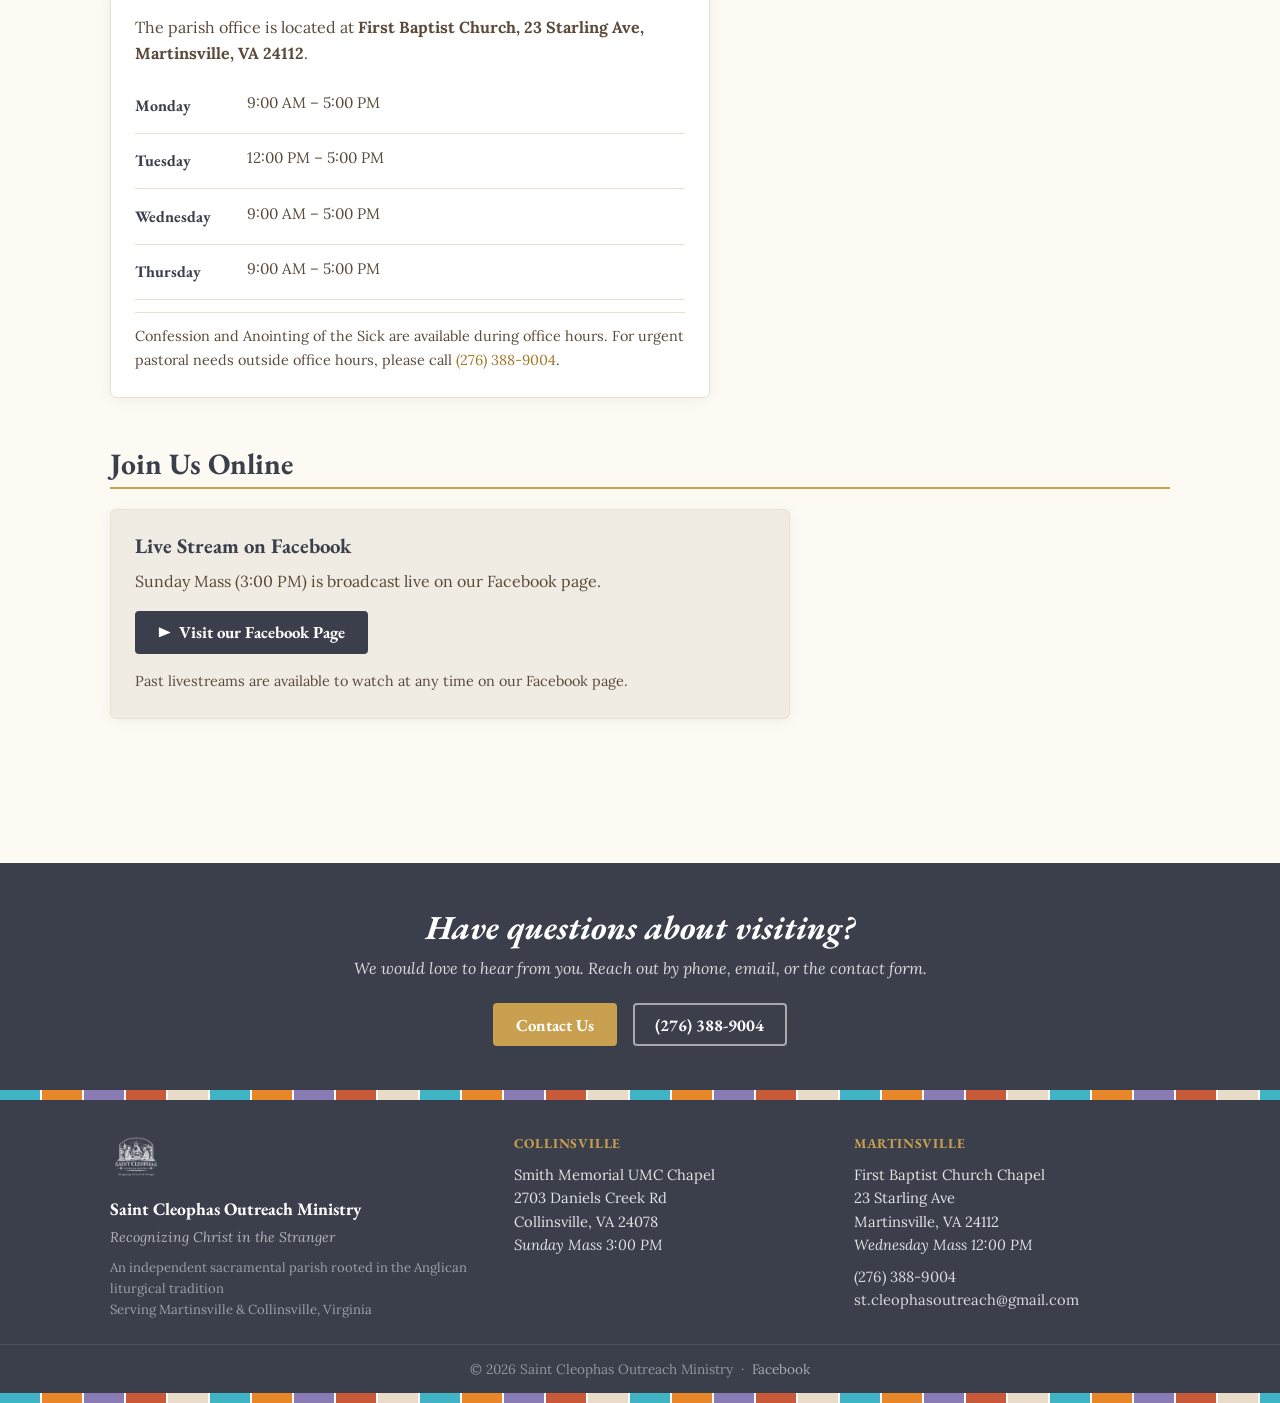
<file: mass-times.html>
<!doctype html>
<html lang="en">
<head>
<meta charset="utf-8" />
<meta name="viewport" content="width=device-width,initial-scale=1" />
<title>Mass Times &amp; Schedule — Saint Cleophas Outreach Ministry</title>
<meta name="description" content="Mass, confession, and formation schedule for Saint Cleophas Outreach Ministry. Sunday Mass in Collinsville; weekday Mass and Bible Study in Martinsville, VA." />
<meta name="theme-color" content="#3A3F4B" />
<link rel="icon" type="image/x-icon" href="assets/favicon.ico" />
<link rel="icon" type="image/png" sizes="32x32" href="assets/favicon-32.png" />
<link rel="apple-touch-icon" sizes="180x180" href="assets/favicon-180.png" />
<meta property="og:title" content="Mass Times &amp; Schedule — Saint Cleophas Outreach Ministry" />
<meta property="og:description" content="Mass, confession, and formation schedule for Saint Cleophas Outreach Ministry. Sunday Mass in Collinsville; weekday Mass and Bible Study in Martinsville, VA." />
<meta property="og:type" content="website" />
<meta property="og:image" content="public/img/st-cleophas-social-share.PNG" />
<link rel="stylesheet" href="css/style.css" />
</head>
<body>

<a href="#main" class="skip-link">Skip to main content</a>

<!-- ===================== HEADER ===================== -->
<header class="site-header" role="banner">
  <div class="glass-strip" aria-hidden="true"></div>
  <div class="container">
    <div class="topbar">
      <a href="index.html" class="brand" aria-label="Saint Cleophas Outreach Ministry — home">
        <div class="brand-logo">
          <img src="assets/logo.png" alt="" aria-hidden="true" />
        </div>
        <div class="brand-text">
          <span class="site-name">Saint Cleophas Outreach Ministry</span>
          <span class="site-tagline">Recognizing Christ in the Stranger</span>
        </div>
      </a>
      <button class="nav-toggle" aria-label="Open navigation menu" aria-expanded="false"
        onclick="var n=document.querySelector('nav.primary-nav');n.classList.toggle('open');this.setAttribute('aria-expanded',n.classList.contains('open'))">&#9776;</button>
      <nav class="primary-nav" role="navigation" aria-label="Primary">
        <a href="index.html">Home</a>
        <a href="church.html">Our Church</a>
        <a href="mass-times.html" class="active">Mass Times</a>
        <a href="ministries.html">Ministries</a>
        <a href="news.html">News</a>
        <a href="partners.html">Partners</a>
        <a href="contact.html">Contact</a>
      </nav>
    </div>
  </div>
</header>

<!-- ===================== PAGE HERO ===================== -->
<div class="page-hero" role="banner">
  <div class="container">
    <h1>Mass Times &amp; Schedule</h1>
    <p>Worship with us in Collinsville or Martinsville &mdash; all are welcome</p>
  </div>
</div>
<div class="glass-strip" aria-hidden="true"></div>

<!-- ===================== MAIN ===================== -->
<main id="main" tabindex="-1">
  <div class="container">

    <!-- Sunday -->
    <section aria-labelledby="sunday-heading">
      <h2 class="section-title" id="sunday-heading">Sunday Worship &mdash; Collinsville</h2>
      <div class="card card-gold-left">
        <div class="location-label">Location</div>
        <h3 style="margin-bottom:0.2rem;">Smith Memorial United Methodist Church Chapel</h3>
        <p class="location-host">2703 Daniels Creek Rd, Collinsville, Virginia 24078</p>

        <div class="schedule-row">
          <div class="schedule-day">2:30 PM</div>
          <div class="schedule-detail">
            <strong>Confession (Reconciliation)</strong><br>
            Available 30 minutes before Mass each Sunday.
          </div>
        </div>
        <div class="schedule-row">
          <div class="schedule-day">3:00 PM</div>
          <div class="schedule-detail">
            <strong>Holy Eucharist (Mass)</strong><br>
            Celebrated using the 1979 <em>Book of Common Prayer</em> and the 1662 Lectionary.<br>
            <span class="text-gold">&#9654;</span> <a href="https://www.facebook.com/profile.php?id=61555982034414" target="_blank" rel="noopener">Live streamed on Facebook</a> &mdash; all are welcome to join from home.
          </div>
        </div>

        <p class="text-muted" style="font-size:0.92rem; margin-top:0.75rem; border-top:1px solid #E8E0D0; padding-top:0.75rem;">
          All baptised Christians are warmly invited to receive Holy Communion. Those who have not yet received baptism are invited to come forward for a blessing.
        </p>
      </div>
    </section>

    <!-- Weekday -->
    <section aria-labelledby="weekday-heading">
      <h2 class="section-title" id="weekday-heading">Weekday Worship &amp; Formation &mdash; Martinsville</h2>
      <div class="card card-gold-left">
        <div class="location-label">Location</div>
        <h3 style="margin-bottom:0.2rem;">First Baptist Church Chapel</h3>
        <p class="location-host">23 Starling Ave, Martinsville, Virginia 24112</p>

        <div class="schedule-row">
          <div class="schedule-day">Wed 12:00 PM</div>
          <div class="schedule-detail">
            <strong>Holy Eucharist (Mass)</strong>
          </div>
        </div>
        <div class="schedule-row">
          <div class="schedule-day">Wed 1:00 PM</div>
          <div class="schedule-detail">
            <strong>Bible Study</strong><br>
            Held in Fr. Mychal Joseph Gallop&rsquo;s office. All welcome &mdash; no prior experience required.
          </div>
        </div>
      </div>
    </section>

    <!-- Sacraments -->
    <section aria-labelledby="sacraments-heading">
      <h2 class="section-title" id="sacraments-heading">Sacraments &amp; Pastoral Care</h2>
      <div class="grid-2">
        <div class="card">
          <h3>Confession (Reconciliation)</h3>
          <p class="text-muted">Confession is offered at the following times:</p>
          <ul style="color:#5A4A3A; padding-left:1.25rem; margin:0.5rem 0 0;">
            <li><strong>Sundays, 2:30 PM</strong> &mdash; 30 minutes before Mass in Collinsville</li>
            <li><strong>During office hours</strong> &mdash; Monday through Thursday at the Martinsville office</li>
          </ul>
          <p class="text-muted" style="margin-top:0.75rem; font-size:0.92rem;">For pastoral emergencies, please call <a href="tel:+12763889004">(276) 388-9004</a>.</p>
        </div>
        <div class="card">
          <h3>Anointing of the Sick</h3>
          <p class="text-muted">The Anointing of the Sick is available during office hours at the Martinsville office, and by appointment for those who are homebound or hospitalized.</p>
          <p class="text-muted" style="font-size:0.92rem;">Please call <a href="tel:+12763889004">(276) 388-9004</a> to arrange a visit or appointment.</p>
        </div>
      </div>
    </section>

    <!-- Office hours -->
    <section aria-labelledby="office-heading">
      <h2 class="section-title" id="office-heading">Office Hours &amp; Pastoral Availability</h2>
      <div class="card" style="max-width:600px;">
        <p class="text-muted" style="margin-bottom:0.75rem;">The parish office is located at <strong>First Baptist Church, 23 Starling Ave, Martinsville, VA 24112</strong>.</p>
        <div class="schedule-row">
          <div class="schedule-day">Monday</div>
          <div class="schedule-detail">9:00 AM &ndash; 5:00 PM</div>
        </div>
        <div class="schedule-row">
          <div class="schedule-day">Tuesday</div>
          <div class="schedule-detail">12:00 PM &ndash; 5:00 PM</div>
        </div>
        <div class="schedule-row">
          <div class="schedule-day">Wednesday</div>
          <div class="schedule-detail">9:00 AM &ndash; 5:00 PM</div>
        </div>
        <div class="schedule-row">
          <div class="schedule-day">Thursday</div>
          <div class="schedule-detail">9:00 AM &ndash; 5:00 PM</div>
        </div>
        <p class="text-muted" style="font-size:0.9rem; margin-top:0.75rem; border-top:1px solid #E8E0D0; padding-top:0.75rem;">
          Confession and Anointing of the Sick are available during office hours. For urgent pastoral needs outside office hours, please call <a href="tel:+12763889004">(276) 388-9004</a>.
        </p>
      </div>
    </section>

    <!-- Live stream -->
    <section aria-labelledby="livestream-heading">
      <h2 class="section-title" id="livestream-heading">Join Us Online</h2>
      <div class="card card-alt" style="max-width:680px;">
        <h3>Live Stream on Facebook</h3>
        <p class="text-muted">Sunday Mass (3:00 PM) is broadcast live on our Facebook page.</p>
        <p>
          <a href="https://www.facebook.com/profile.php?id=61555982034414" target="_blank" rel="noopener" class="btn btn-primary">
            &#9654;&nbsp; Visit our Facebook Page
          </a>
        </p>
        <p class="text-muted" style="font-size:0.9rem; margin-top:0.5rem;">Past livestreams are available to watch at any time on our Facebook page.</p>
      </div>
    </section>

    <section aria-labelledby="bulletin-heading" style="display:none;">
      <h2 class="section-title" id="bulletin-heading">Weekly Bulletin</h2>
      <div class="card card-alt card-gold-left" style="max-width:600px;">
        <h3>Download This Week's Bulletin</h3>
        <p class="text-muted">The parish bulletin is published each week and includes the Mass readings, announcements, and parish news.</p>

        <!-- ============================================================
             TO UPDATE THE BULLETIN:
             1. Upload the new PDF to your web host or Google Drive.
             2. Replace the href="#" below with the direct link to the PDF.
             3. Update the date text to reflect the current Sunday.
             ============================================================ -->
        <p>
          <a href="https://www.venite.app/pray/b/rnIpDIblKLjOyRf4u282" target="_blank" rel="noopener" class="btn btn-primary" aria-label="View this week's bulletin">
            &#8681;&nbsp; View Bulletin
          </a>
        </p>
        <p class="text-muted" style="font-size:0.88rem; margin-top:0.5rem;">
          <!-- Update the date below each week -->
          Current bulletin: <em>June 21, 2026</em>
        </p>
        <!-- Update the hymn numbers and titles below each week -->
          <p class="text-muted" style="font-size:0.88rem; margin-top:0.75rem; border-top:1px solid #E8E0D0; padding-top:0.75rem;">
            <strong>This week&rsquo;s hymns</strong><br>
            Opening &mdash; #558 <em>Faith of our fathers, living still</em><br>
            Closing &mdash; #671 <em>Amazing grace, how sweet the sound</em>
          </p>
      </div>
    </section>

  </div><!-- /container -->
</main>

<!-- ===================== CTA STRIP ===================== -->
<section class="cta-strip" role="complementary" aria-label="Contact us">
  <div class="container">
    <h2>Have questions about visiting?</h2>
    <p>We would love to hear from you. Reach out by phone, email, or the contact form.</p>
    <div class="cta-buttons">
      <a href="contact.html" class="btn btn-gold">Contact Us</a>
      <a href="tel:+12763889004" class="btn btn-outline-white">(276) 388-9004</a>
    </div>
  </div>
</section>
<div class="glass-strip" aria-hidden="true"></div>
<!-- ===================== FOOTER ===================== -->
<footer class="site-footer" role="contentinfo">
  <div class="container">
    <div class="footer-grid">
      <div>
        <div class="footer-logo">
          <img src="assets/logo.png" alt="" aria-hidden="true" />
        </div>
        <div class="footer-name">Saint Cleophas Outreach Ministry</div>
        <div class="footer-tagline">Recognizing Christ in the Stranger</div>
        <div class="footer-affiliation">
          An independent sacramental parish rooted in the Anglican liturgical tradition<br>
          Serving Martinsville &amp; Collinsville, Virginia
        </div>
      </div>
      <div>
        <div class="footer-section-title">Collinsville</div>
        <p>Smith Memorial UMC Chapel<br>
        2703 Daniels Creek Rd<br>
        Collinsville, VA 24078<br>
        <em>Sunday Mass 3:00 PM</em></p>
      </div>
      <div>
        <div class="footer-section-title">Martinsville</div>
        <p>First Baptist Church Chapel<br>
        23 Starling Ave<br>
        Martinsville, VA 24112<br>
        <em>Wednesday Mass 12:00 PM</em></p>
        <p>
          <a href="tel:+12763889004">(276) 388-9004</a><br>
          <a href="mailto:st.cleophasoutreach@gmail.com">st.cleophasoutreach@gmail.com</a>
        </p>
      </div>
    </div>
  </div>
  <div class="footer-bottom">
    <div class="container">
      &copy; <span id="year"></span> Saint Cleophas Outreach Ministry &nbsp;&middot;&nbsp;
      <a href="https://www.facebook.com/profile.php?id=61555982034414" target="_blank" rel="noopener">Facebook</a>
    </div>
  </div>
  <div class="glass-strip" aria-hidden="true"></div>
</footer>

<script>
  document.getElementById('year').textContent = new Date().getFullYear();
</script>
</body>
</html>
</file>
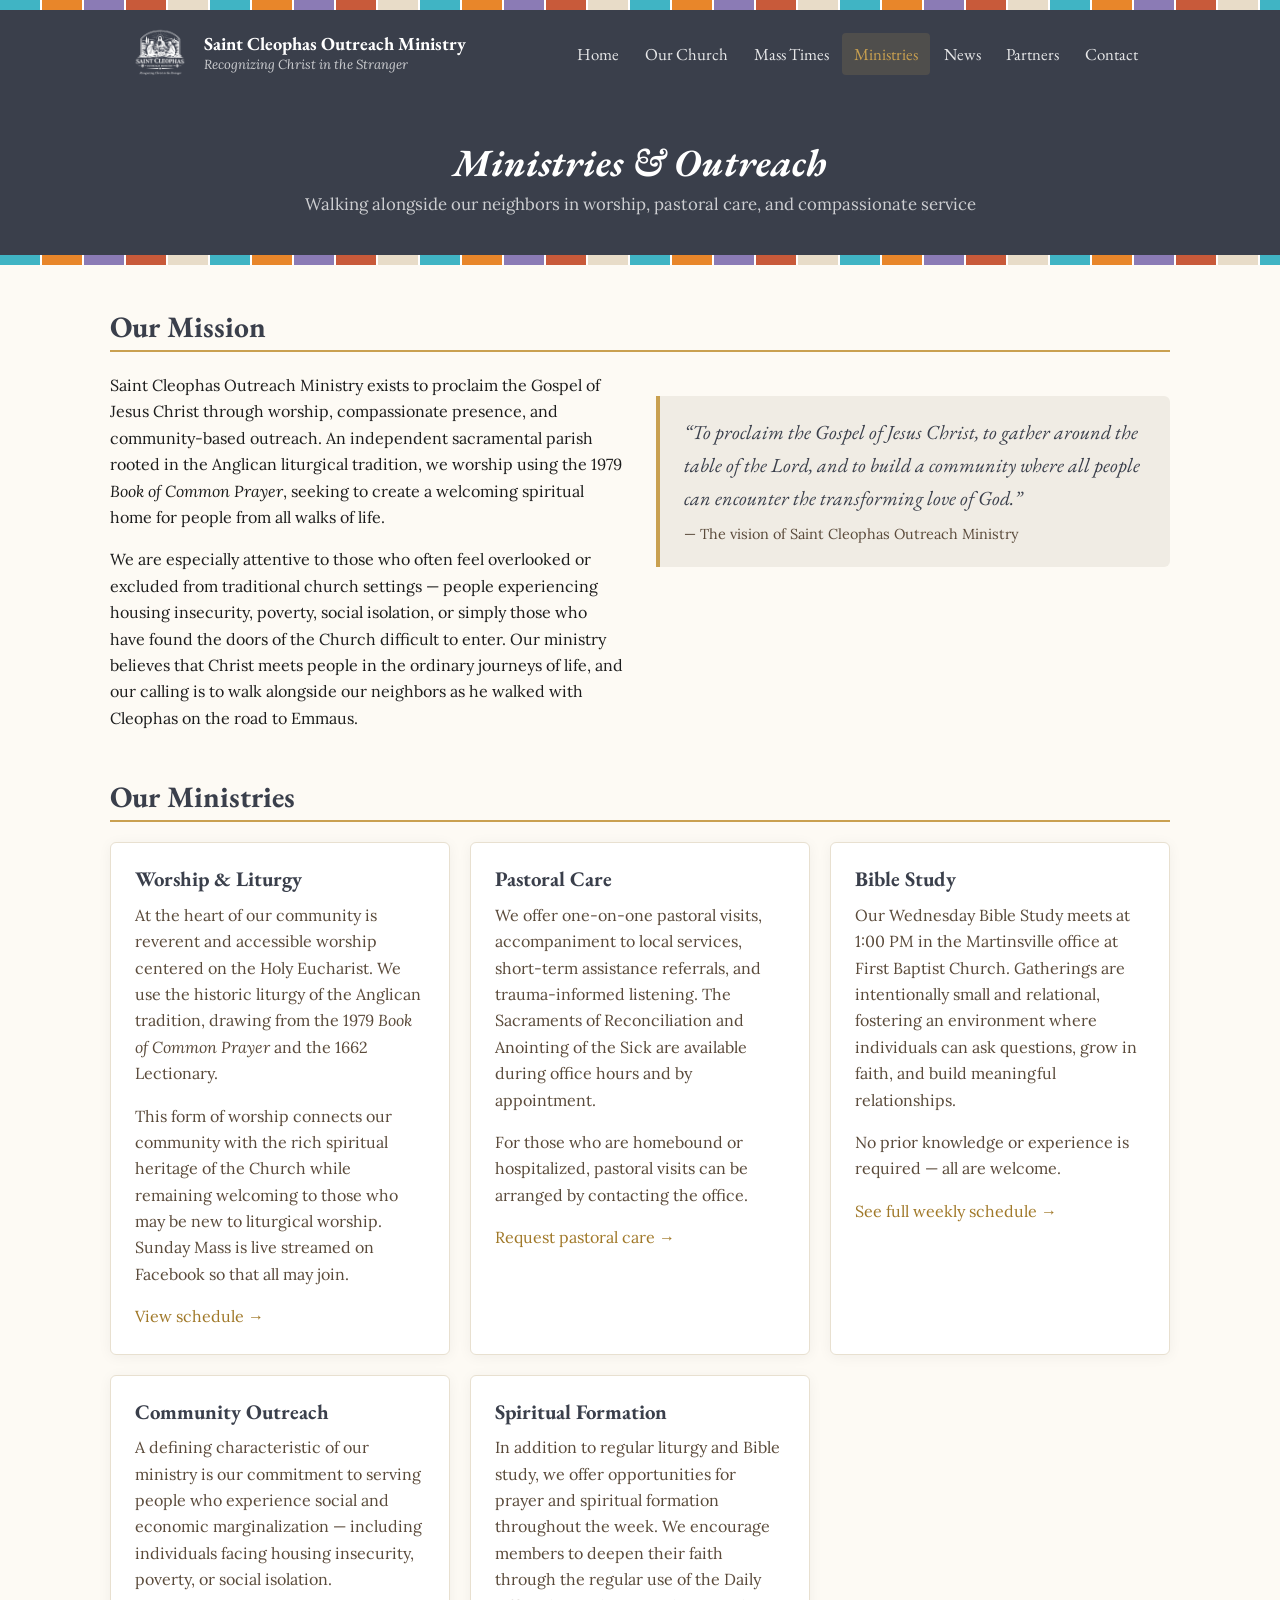
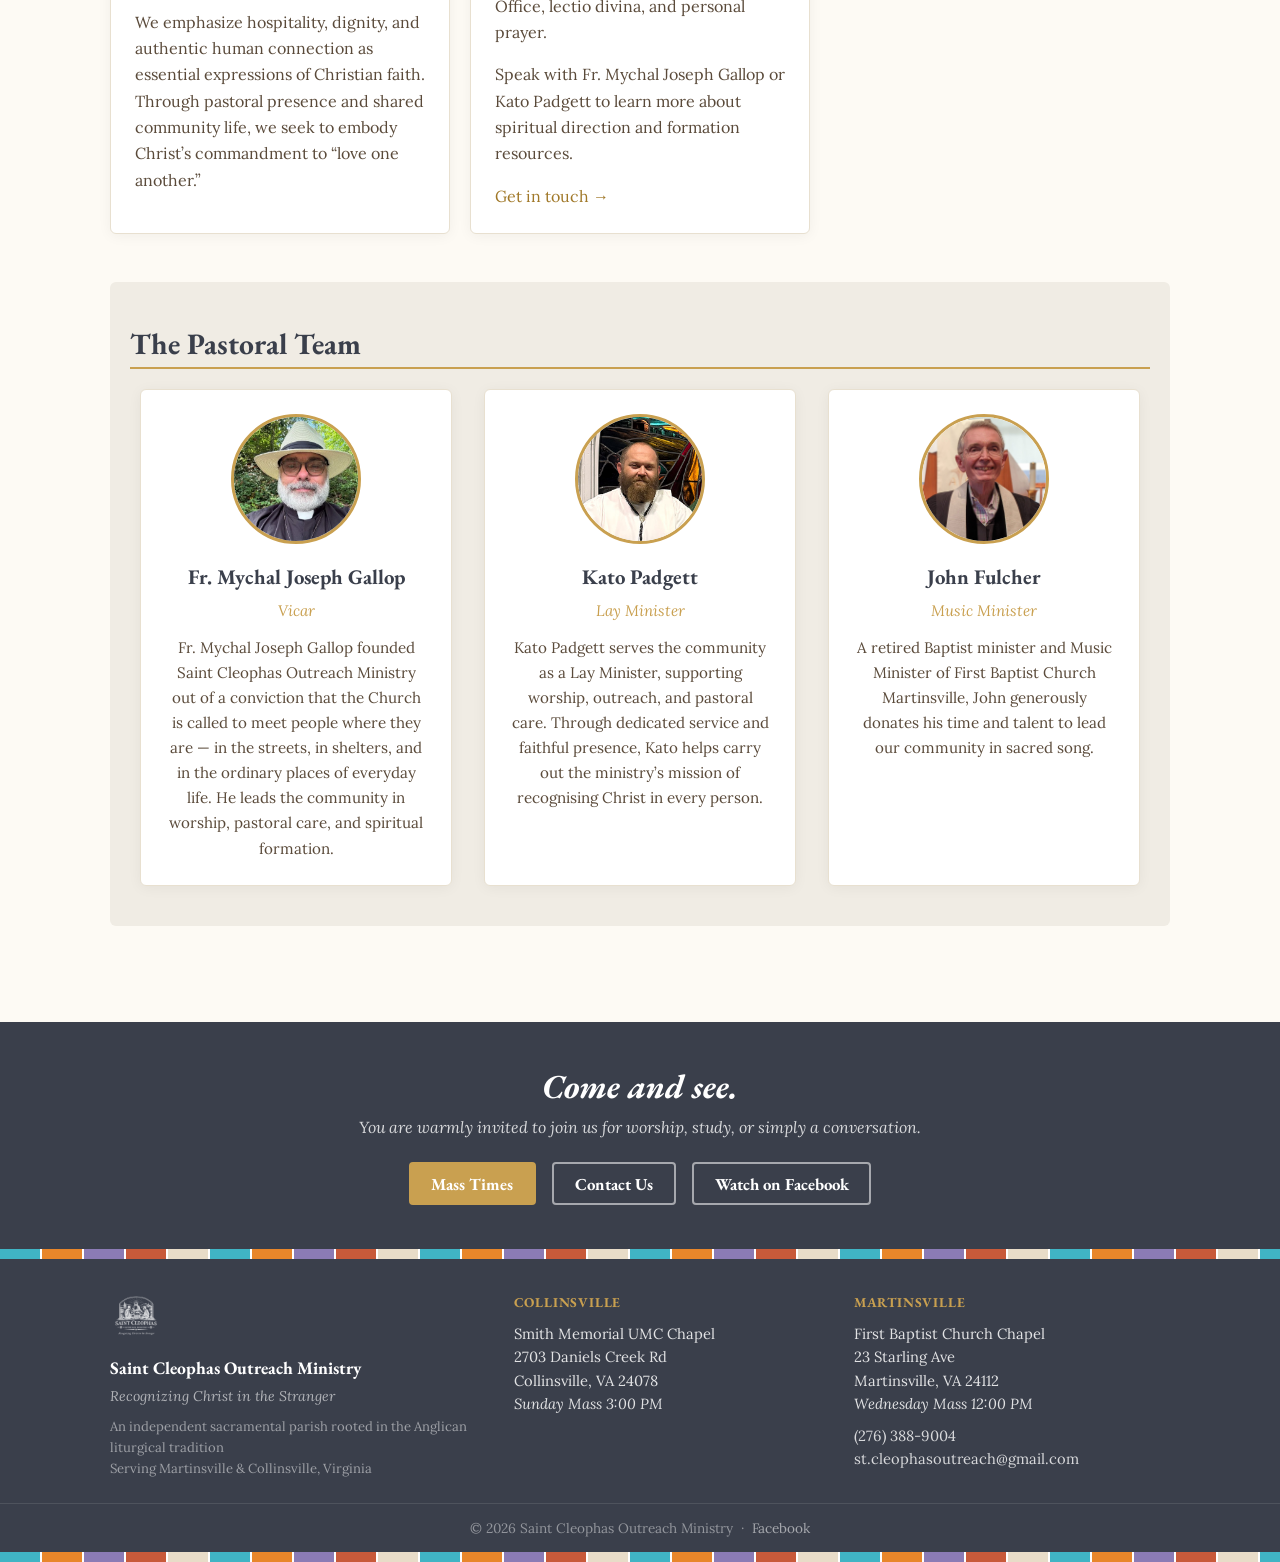
<file: ministries.html>
<!doctype html>
<html lang="en">
<head>
<meta charset="utf-8" />
<meta name="viewport" content="width=device-width,initial-scale=1" />
<title>Ministries &amp; Outreach — Saint Cleophas Outreach Ministry</title>
<meta name="description" content="Learn about the worship, pastoral care, Bible study, and outreach ministries of Saint Cleophas Outreach Ministry in Martinsville and Collinsville, Virginia." />
<meta name="theme-color" content="#3A3F4B" />
<meta property="og:title" content="Ministries &amp; Outreach — Saint Cleophas Outreach Ministry" />
<meta property="og:description" content="Learn about the worship, pastoral care, Bible study, and outreach ministries of Saint Cleophas Outreach Ministry in Martinsville and Collinsville, Virginia." />
<meta property="og:type" content="website" />
<meta property="og:image" content="public/img/st-cleophas-social-share.PNG" />
<link rel="icon" type="image/x-icon" href="assets/favicon.ico" />
<link rel="icon" type="image/png" sizes="32x32" href="assets/favicon-32.png" />
<link rel="apple-touch-icon" sizes="180x180" href="assets/favicon-180.png" />
<link rel="stylesheet" href="css/style.css" />
</head>
<body>

<a href="#main" class="skip-link">Skip to main content</a>

<!-- ===================== HEADER ===================== -->
<header class="site-header" role="banner">
  <div class="glass-strip" aria-hidden="true"></div>
  <div class="container">
    <div class="topbar">
      <a href="index.html" class="brand" aria-label="Saint Cleophas Outreach Ministry — home">
        <div class="brand-logo">
          <img src="assets/logo.png" alt="" aria-hidden="true" />
        </div>
        <div class="brand-text">
          <span class="site-name">Saint Cleophas Outreach Ministry</span>
          <span class="site-tagline">Recognizing Christ in the Stranger</span>
        </div>
      </a>
      <button class="nav-toggle" aria-label="Open navigation menu" aria-expanded="false"
        onclick="var n=document.querySelector('nav.primary-nav');n.classList.toggle('open');this.setAttribute('aria-expanded',n.classList.contains('open'))">&#9776;</button>
      <nav class="primary-nav" role="navigation" aria-label="Primary">
        <a href="index.html">Home</a>
        <a href="church.html">Our Church</a>
        <a href="mass-times.html">Mass Times</a>
        <a href="ministries.html" class="active">Ministries</a>
        <a href="news.html">News</a>
        <a href="partners.html">Partners</a>
        <a href="contact.html">Contact</a>
      </nav>
    </div>
  </div>
</header>

<!-- ===================== PAGE HERO ===================== -->
<div class="page-hero" role="banner">
  <div class="container">
    <h1>Ministries &amp; Outreach</h1>
    <p>Walking alongside our neighbors in worship, pastoral care, and compassionate service</p>
  </div>
</div>
<div class="glass-strip" aria-hidden="true"></div>

<!-- ===================== MAIN ===================== -->
<main id="main" tabindex="-1">
  <div class="container">

    <!-- Intro -->
    <section aria-labelledby="mission-heading">
      <h2 class="section-title" id="mission-heading">Our Mission</h2>
      <div class="grid-2" style="align-items:start; gap:2rem;">
        <div>
          <p>Saint Cleophas Outreach Ministry exists to proclaim the Gospel of Jesus Christ through worship, compassionate presence, and community-based outreach. An independent sacramental parish rooted in the Anglican liturgical tradition, we worship using the 1979 <em>Book of Common Prayer</em>, seeking to create a welcoming spiritual home for people from all walks of life.</p>
          <p>We are especially attentive to those who often feel overlooked or excluded from traditional church settings — people experiencing housing insecurity, poverty, social isolation, or simply those who have found the doors of the Church difficult to enter. Our ministry believes that Christ meets people in the ordinary journeys of life, and our calling is to walk alongside our neighbors as he walked with Cleophas on the road to Emmaus.</p>
        </div>
        <div class="scripture-block">
          <blockquote>
            &ldquo;To proclaim the Gospel of Jesus Christ, to gather around the table of the Lord, and to build a community where all people can encounter the transforming love of God.&rdquo;
          </blockquote>
          <cite>&mdash; The vision of Saint Cleophas Outreach Ministry</cite>
        </div>
      </div>
    </section>

    <!-- Core Ministries -->
    <section aria-labelledby="core-heading">
      <h2 class="section-title" id="core-heading">Our Ministries</h2>
      <div class="grid-3">

        <article class="card" aria-labelledby="worship-min-title">
          <h3 id="worship-min-title">Worship &amp; Liturgy</h3>
          <p class="text-muted">At the heart of our community is reverent and accessible worship centered on the Holy Eucharist. We use the historic liturgy of the Anglican tradition, drawing from the 1979 <em>Book of Common Prayer</em> and the 1662 Lectionary.</p>
          <p class="text-muted">This form of worship connects our community with the rich spiritual heritage of the Church while remaining welcoming to those who may be new to liturgical worship. Sunday Mass is live streamed on Facebook so that all may join.</p>
          <p><a href="mass-times.html">View schedule &rarr;</a></p>
        </article>

        <article class="card" aria-labelledby="pastoral-min-title">
          <h3 id="pastoral-min-title">Pastoral Care</h3>
          <p class="text-muted">We offer one-on-one pastoral visits, accompaniment to local services, short-term assistance referrals, and trauma-informed listening. The Sacraments of Reconciliation and Anointing of the Sick are available during office hours and by appointment.</p>
          <p class="text-muted">For those who are homebound or hospitalized, pastoral visits can be arranged by contacting the office.</p>
          <p><a href="contact.html">Request pastoral care &rarr;</a></p>
        </article>

        <article class="card" aria-labelledby="study-min-title">
          <h3 id="study-min-title">Bible Study</h3>
          <p class="text-muted">Our Wednesday Bible Study meets at 1:00 PM in the Martinsville office at First Baptist Church. Gatherings are intentionally small and relational, fostering an environment where individuals can ask questions, grow in faith, and build meaningful relationships.</p>
          <p class="text-muted">No prior knowledge or experience is required &mdash; all are welcome.</p>
          <p><a href="mass-times.html">See full weekly schedule &rarr;</a></p>
        </article>

<article class="card" aria-labelledby="outreach-min-title">
          <h3 id="outreach-min-title">Community Outreach</h3>
          <p class="text-muted">A defining characteristic of our ministry is our commitment to serving people who experience social and economic marginalization &mdash; including individuals facing housing insecurity, poverty, or social isolation.</p>
          <p class="text-muted">We emphasize hospitality, dignity, and authentic human connection as essential expressions of Christian faith. Through pastoral presence and shared community life, we seek to embody Christ&rsquo;s commandment to &ldquo;love one another.&rdquo;</p>
        </article>

        <article class="card" aria-labelledby="formation-min-title">
          <h3 id="formation-min-title">Spiritual Formation</h3>
          <p class="text-muted">In addition to regular liturgy and Bible study, we offer opportunities for prayer and spiritual formation throughout the week. We encourage members to deepen their faith through the regular use of the Daily Office, lectio divina, and personal prayer.</p>
          <p class="text-muted">Speak with Fr. Mychal Joseph Gallop or Kato Padgett to learn more about spiritual direction and formation resources.</p>
          <p><a href="contact.html">Get in touch &rarr;</a></p>
        </article>

      </div>
    </section>

    <!-- Pastoral Team -->
    <section aria-labelledby="team-heading" style="background:#F0ECE4; padding:2.5rem 1.25rem; border-radius:6px;">
      <h2 class="section-title" id="team-heading">The Pastoral Team</h2>
      <div class="grid-3" style="max-width:1000px; margin:0 auto; gap:2rem;">

        <article class="card team-card" aria-labelledby="vicar-name">
          <div class="team-photo" aria-label="Photo of Fr. Mychal Joseph Gallop">
            <img src="public/img/fr-mychal-joseph-gallop.png" alt="Fr. Mychal Joseph Gallop" />
          </div>
          <div class="team-name" id="vicar-name">Fr. Mychal Joseph Gallop</div>
          <div class="team-role">Vicar</div>
          <p class="team-bio">Fr. Mychal Joseph Gallop founded Saint Cleophas Outreach Ministry out of a conviction that the Church is called to meet people where they are &mdash; in the streets, in shelters, and in the ordinary places of everyday life. He leads the community in worship, pastoral care, and spiritual formation.</p>
        </article>

        <article class="card team-card" aria-labelledby="lay-name">
          <div class="team-photo" aria-label="Photo of Kato Padgett">
            <img src="public/img/kato-padgett-lay-minister.jpg" alt="Kato Padgett" />
          </div>
          <div class="team-name" id="lay-name">Kato Padgett</div>
          <div class="team-role">Lay Minister</div>
          <p class="team-bio">Kato Padgett serves the community as a Lay Minister, supporting worship, outreach, and pastoral care. Through dedicated service and faithful presence, Kato helps carry out the ministry&rsquo;s mission of recognising Christ in every person.</p>
        </article>

        <article class="card team-card" aria-labelledby="music-name">
          <div class="team-photo" aria-label="Photo of John Fulcher">
            <img src="public/img/rev-john-fulcher-music-minister.jpg" alt="John Fulcher" />
          </div>
          <div class="team-name" id="music-name">John Fulcher</div>
          <div class="team-role">Music Minister</div>
          <p class="team-bio">A retired Baptist minister and Music Minister of First Baptist Church Martinsville, John generously donates his time and talent to lead our community in sacred song.</p>
        </article>

      </div>
    </section>

  </div><!-- /container -->
</main>

<!-- ===================== CTA STRIP ===================== -->
<section class="cta-strip" role="complementary" aria-label="Get involved">
  <div class="container">
    <h2>Come and see.</h2>
    <p>You are warmly invited to join us for worship, study, or simply a conversation.</p>
    <div class="cta-buttons">
      <a href="mass-times.html" class="btn btn-gold">Mass Times</a>
      <a href="contact.html" class="btn btn-outline-white">Contact Us</a>
      <a href="https://www.facebook.com/profile.php?id=61555982034414" target="_blank" rel="noopener" class="btn btn-outline-white">Watch on Facebook</a>
    </div>
  </div>
</section>
<div class="glass-strip" aria-hidden="true"></div>
<!-- ===================== FOOTER ===================== -->
<footer class="site-footer" role="contentinfo">
  <div class="container">
    <div class="footer-grid">
      <div>
        <div class="footer-logo">
          <img src="assets/logo.png" alt="" aria-hidden="true" />
        </div>
        <div class="footer-name">Saint Cleophas Outreach Ministry</div>
        <div class="footer-tagline">Recognizing Christ in the Stranger</div>
        <div class="footer-affiliation">
          An independent sacramental parish rooted in the Anglican liturgical tradition<br>
          Serving Martinsville &amp; Collinsville, Virginia
        </div>
      </div>
      <div>
        <div class="footer-section-title">Collinsville</div>
        <p>Smith Memorial UMC Chapel<br>
        2703 Daniels Creek Rd<br>
        Collinsville, VA 24078<br>
        <em>Sunday Mass 3:00 PM</em></p>
      </div>
      <div>
        <div class="footer-section-title">Martinsville</div>
        <p>First Baptist Church Chapel<br>
        23 Starling Ave<br>
        Martinsville, VA 24112<br>
        <em>Wednesday Mass 12:00 PM</em></p>
        <p>
          <a href="tel:+12763889004">(276) 388-9004</a><br>
          <a href="mailto:st.cleophasoutreach@gmail.com">st.cleophasoutreach@gmail.com</a>
        </p>
      </div>
    </div>
  </div>
  <div class="footer-bottom">
    <div class="container">
      &copy; <span id="year"></span> Saint Cleophas Outreach Ministry &nbsp;&middot;&nbsp;
      <a href="https://www.facebook.com/profile.php?id=61555982034414" target="_blank" rel="noopener">Facebook</a>
    </div>
  </div>
  <div class="glass-strip" aria-hidden="true"></div>
</footer>

<script>
  document.getElementById('year').textContent = new Date().getFullYear();
</script>
</body>
</html>
</file>
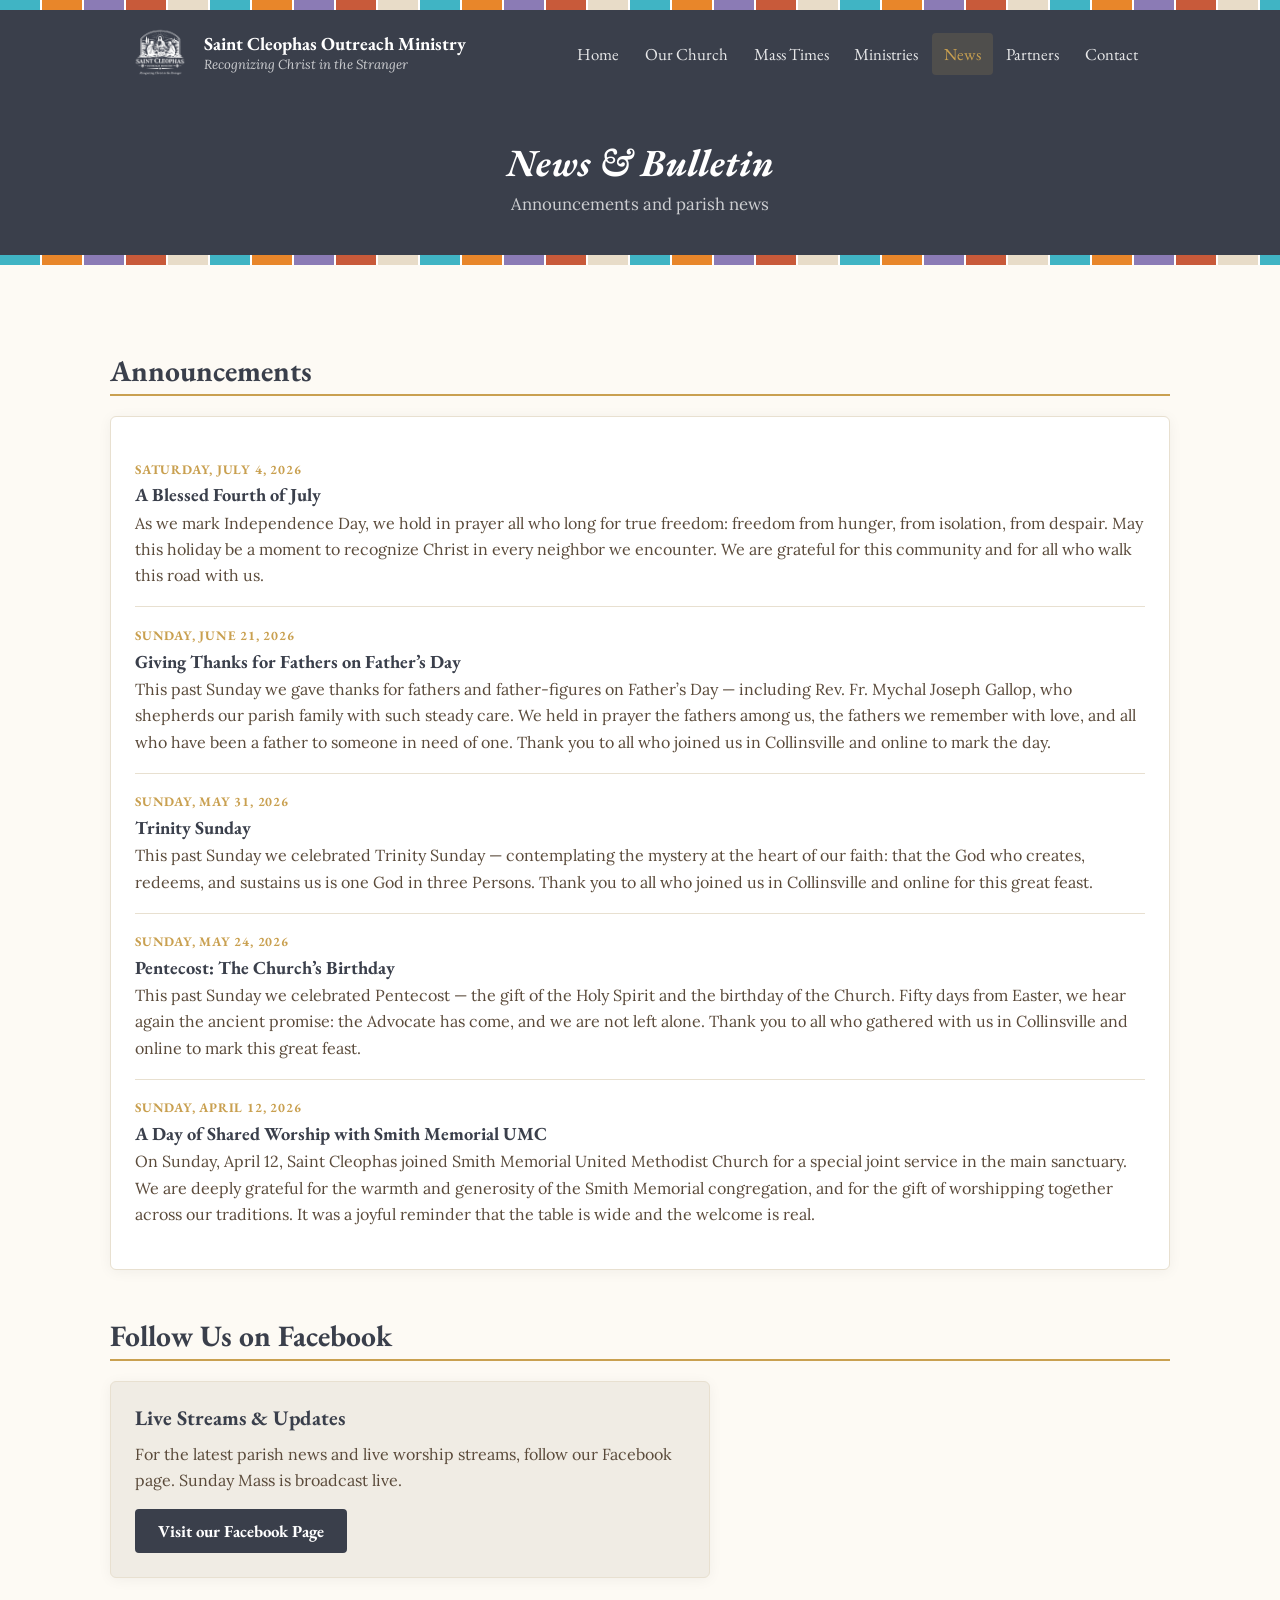
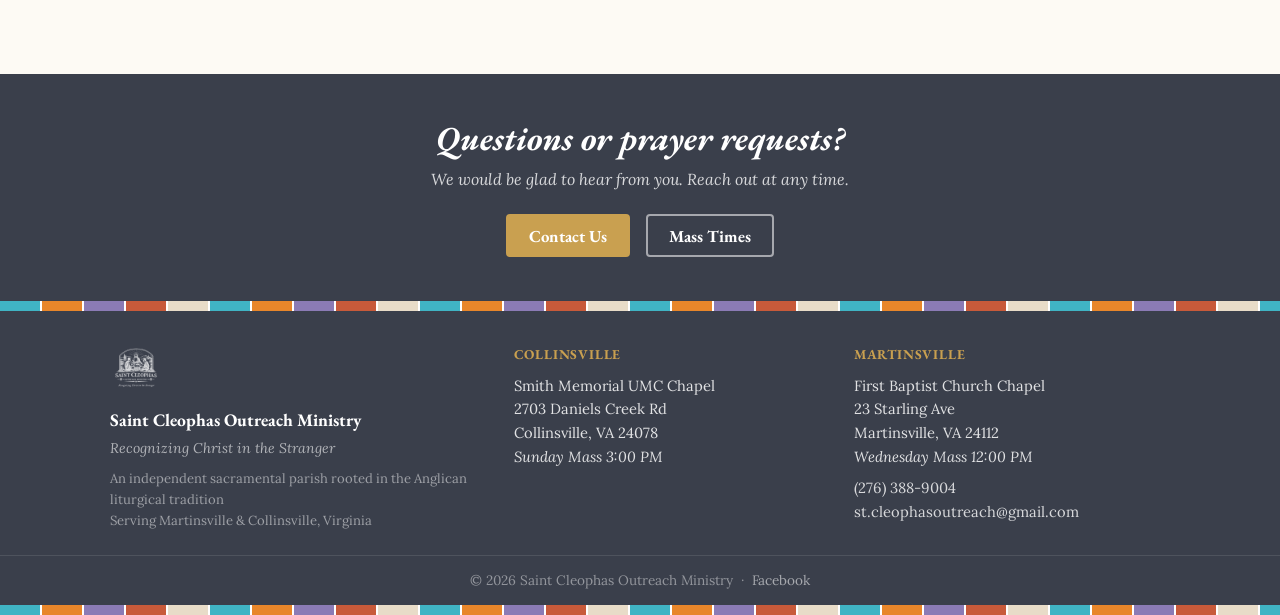
<file: news.html>
<!doctype html>
<html lang="en">
<head>
<meta charset="utf-8" />
<meta name="viewport" content="width=device-width,initial-scale=1" />
<title>News &amp; Bulletin — Saint Cleophas Outreach Ministry</title>
<meta name="description" content="Parish news and announcements for Saint Cleophas Outreach Ministry, Martinsville and Collinsville, Virginia." />
<meta name="theme-color" content="#3A3F4B" />
<link rel="icon" type="image/x-icon" href="assets/favicon.ico" />
<link rel="icon" type="image/png" sizes="32x32" href="assets/favicon-32.png" />
<link rel="apple-touch-icon" sizes="180x180" href="assets/favicon-180.png" />
<meta property="og:title" content="News &amp; Bulletin — Saint Cleophas Outreach Ministry" />
<meta property="og:description" content="Parish news and announcements for Saint Cleophas Outreach Ministry, Martinsville and Collinsville, Virginia." />
<meta property="og:type" content="website" />
<meta property="og:image" content="public/img/st-cleophas-social-share.PNG" />
<link rel="stylesheet" href="css/style.css" />
</head>
<body>

<a href="#main" class="skip-link">Skip to main content</a>

<!-- ===================== HEADER ===================== -->
<header class="site-header" role="banner">
  <div class="glass-strip" aria-hidden="true"></div>
  <div class="container">
    <div class="topbar">
      <a href="index.html" class="brand" aria-label="Saint Cleophas Outreach Ministry — home">
        <div class="brand-logo">
          <img src="assets/logo.png" alt="" aria-hidden="true" />
        </div>
        <div class="brand-text">
          <span class="site-name">Saint Cleophas Outreach Ministry</span>
          <span class="site-tagline">Recognizing Christ in the Stranger</span>
        </div>
      </a>
      <button class="nav-toggle" aria-label="Open navigation menu" aria-expanded="false"
        onclick="var n=document.querySelector('nav.primary-nav');n.classList.toggle('open');this.setAttribute('aria-expanded',n.classList.contains('open'))">&#9776;</button>
      <nav class="primary-nav" role="navigation" aria-label="Primary">
        <a href="index.html">Home</a>
        <a href="church.html">Our Church</a>
        <a href="mass-times.html">Mass Times</a>
        <a href="ministries.html">Ministries</a>
        <a href="news.html" class="active">News</a>
        <a href="partners.html">Partners</a>
        <a href="contact.html">Contact</a>
      </nav>
    </div>
  </div>
</header>

<!-- ===================== PAGE HERO ===================== -->
<div class="page-hero" role="banner">
  <div class="container">
    <h1>News &amp; Bulletin</h1>
    <p>Announcements and parish news</p>
  </div>
</div>
<div class="glass-strip" aria-hidden="true"></div>

<!-- ===================== MAIN ===================== -->
<main id="main" tabindex="-1">
  <div class="container">

    <!-- Weekly Bulletin (hidden) -->
    <section aria-labelledby="bulletin-heading" style="display:none;">
      <h2 class="section-title" id="bulletin-heading">Weekly Bulletin</h2>
      <div class="card card-alt card-gold-left" style="max-width:600px;">
        <h3>Download This Week&rsquo;s Bulletin</h3>
        <p class="text-muted">The parish bulletin is published each week and includes the Mass readings, announcements, and parish news.</p>

        <!-- ============================================================
             TO UPDATE THE BULLETIN:
             1. Upload the new PDF to your web host or Google Drive.
             2. Replace the href="#" below with the direct link to the PDF.
             3. Update the date text to reflect the current Sunday.
             ============================================================ -->
        <p>
          <a href="https://www.venite.app/pray/b/rnIpDIblKLjOyRf4u282" target="_blank" rel="noopener" class="btn btn-primary" aria-label="View this week's bulletin">
            &#8681;&nbsp; View Bulletin
          </a>
        </p>
        <p class="text-muted" style="font-size:0.88rem; margin-top:0.5rem;">
          <!-- Update the date below each week -->
          Current bulletin: <em>June 21, 2026</em>
        </p>
        <!-- Update the hymn numbers and titles below each week -->
        <p class="text-muted" style="font-size:0.88rem; margin-top:0.75rem; border-top:1px solid #E8E0D0; padding-top:0.75rem;">
          <strong>This week&rsquo;s hymns</strong><br>
          Opening &mdash; #558 <em>Faith of our fathers, living still</em><br>
          Closing &mdash; #671 <em>Amazing grace, how sweet the sound</em>
        </p>
      </div>
    </section>

    <!-- Announcements -->
    <section aria-labelledby="announcements-heading">
      <h2 class="section-title" id="announcements-heading">Announcements</h2>

      <!-- ============================================================
           TO UPDATE ANNOUNCEMENTS:
           Copy one of the <article class="announcement"> blocks below,
           update the date, title, and body text, then save and re-upload
           this file. Remove old announcements as needed.
           ============================================================ -->

      <div class="card">

        <!-- Announcement — Fourth of July -->
        <article class="announcement">
          <div class="announcement-date">Saturday, July 4, 2026</div>
          <h3>A Blessed Fourth of July</h3>
          <p class="text-muted">As we mark Independence Day, we hold in prayer all who long for true freedom: freedom from hunger, from isolation, from despair. May this holiday be a moment to recognize Christ in every neighbor we encounter. We are grateful for this community and for all who walk this road with us.</p>
        </article>

        <!-- Announcement — Father's Day -->
        <article class="announcement">
          <div class="announcement-date">Sunday, June 21, 2026</div>
          <h3>Giving Thanks for Fathers on Father&rsquo;s Day</h3>
          <p class="text-muted">This past Sunday we gave thanks for fathers and father-figures on Father&rsquo;s Day &mdash; including Rev. Fr. Mychal Joseph Gallop, who shepherds our parish family with such steady care. We held in prayer the fathers among us, the fathers we remember with love, and all who have been a father to someone in need of one. Thank you to all who joined us in Collinsville and online to mark the day.</p>
        </article>

        <!-- Announcement — Trinity Sunday -->
        <article class="announcement">
          <div class="announcement-date">Sunday, May 31, 2026</div>
          <h3>Trinity Sunday</h3>
          <p class="text-muted">This past Sunday we celebrated Trinity Sunday &mdash; contemplating the mystery at the heart of our faith: that the God who creates, redeems, and sustains us is one God in three Persons. Thank you to all who joined us in Collinsville and online for this great feast.</p>
        </article>

        <!-- Announcement — Pentecost -->
        <article class="announcement">
          <div class="announcement-date">Sunday, May 24, 2026</div>
          <h3>Pentecost: The Church&rsquo;s Birthday</h3>
          <p class="text-muted">This past Sunday we celebrated Pentecost &mdash; the gift of the Holy Spirit and the birthday of the Church. Fifty days from Easter, we hear again the ancient promise: the Advocate has come, and we are not left alone. Thank you to all who gathered with us in Collinsville and online to mark this great feast.</p>
        </article>

        <!-- Announcement — Joint Service -->
        <article class="announcement">
          <div class="announcement-date">Sunday, April 12, 2026</div>
          <h3>A Day of Shared Worship with Smith Memorial UMC</h3>
          <p class="text-muted">On Sunday, April 12, Saint Cleophas joined Smith Memorial United Methodist Church for a special joint service in the main sanctuary. We are deeply grateful for the warmth and generosity of the Smith Memorial congregation, and for the gift of worshipping together across our traditions. It was a joyful reminder that the table is wide and the welcome is real.</p>
        </article>

      </div>
    </section>

    <!-- Follow on Facebook -->
    <section aria-labelledby="social-heading">
      <h2 class="section-title" id="social-heading">Follow Us on Facebook</h2>
      <div class="card card-alt" style="max-width:600px;">
        <h3>Live Streams &amp; Updates</h3>
        <p class="text-muted">For the latest parish news and live worship streams, follow our Facebook page. Sunday Mass is broadcast live.</p>
        <p>
          <a href="https://www.facebook.com/profile.php?id=61555982034414" target="_blank" rel="noopener" class="btn btn-primary">
            Visit our Facebook Page
          </a>
        </p>
      </div>
    </section>

  </div><!-- /container -->
</main>

<!-- ===================== CTA STRIP ===================== -->
<section class="cta-strip" role="complementary" aria-label="Contact us">
  <div class="container">
    <h2>Questions or prayer requests?</h2>
    <p>We would be glad to hear from you. Reach out at any time.</p>
    <div class="cta-buttons">
      <a href="contact.html" class="btn btn-gold">Contact Us</a>
      <a href="mass-times.html" class="btn btn-outline-white">Mass Times</a>
    </div>
  </div>
</section>
<div class="glass-strip" aria-hidden="true"></div>
<!-- ===================== FOOTER ===================== -->
<footer class="site-footer" role="contentinfo">
  <div class="container">
    <div class="footer-grid">
      <div>
        <div class="footer-logo">
          <img src="assets/logo.png" alt="" aria-hidden="true" />
        </div>
        <div class="footer-name">Saint Cleophas Outreach Ministry</div>
        <div class="footer-tagline">Recognizing Christ in the Stranger</div>
        <div class="footer-affiliation">
          An independent sacramental parish rooted in the Anglican liturgical tradition<br>
          Serving Martinsville &amp; Collinsville, Virginia
        </div>
      </div>
      <div>
        <div class="footer-section-title">Collinsville</div>
        <p>Smith Memorial UMC Chapel<br>
        2703 Daniels Creek Rd<br>
        Collinsville, VA 24078<br>
        <em>Sunday Mass 3:00 PM</em></p>
      </div>
      <div>
        <div class="footer-section-title">Martinsville</div>
        <p>First Baptist Church Chapel<br>
        23 Starling Ave<br>
        Martinsville, VA 24112<br>
        <em>Wednesday Mass 12:00 PM</em></p>
        <p>
          <a href="tel:+12763889004">(276) 388-9004</a><br>
          <a href="mailto:st.cleophasoutreach@gmail.com">st.cleophasoutreach@gmail.com</a>
        </p>
      </div>
    </div>
  </div>
  <div class="footer-bottom">
    <div class="container">
      &copy; <span id="year"></span> Saint Cleophas Outreach Ministry &nbsp;&middot;&nbsp;
      <a href="https://www.facebook.com/profile.php?id=61555982034414" target="_blank" rel="noopener">Facebook</a>
    </div>
  </div>
  <div class="glass-strip" aria-hidden="true"></div>
</footer>

<script>
  document.getElementById('year').textContent = new Date().getFullYear();
</script>
</body>
</html>
</file>
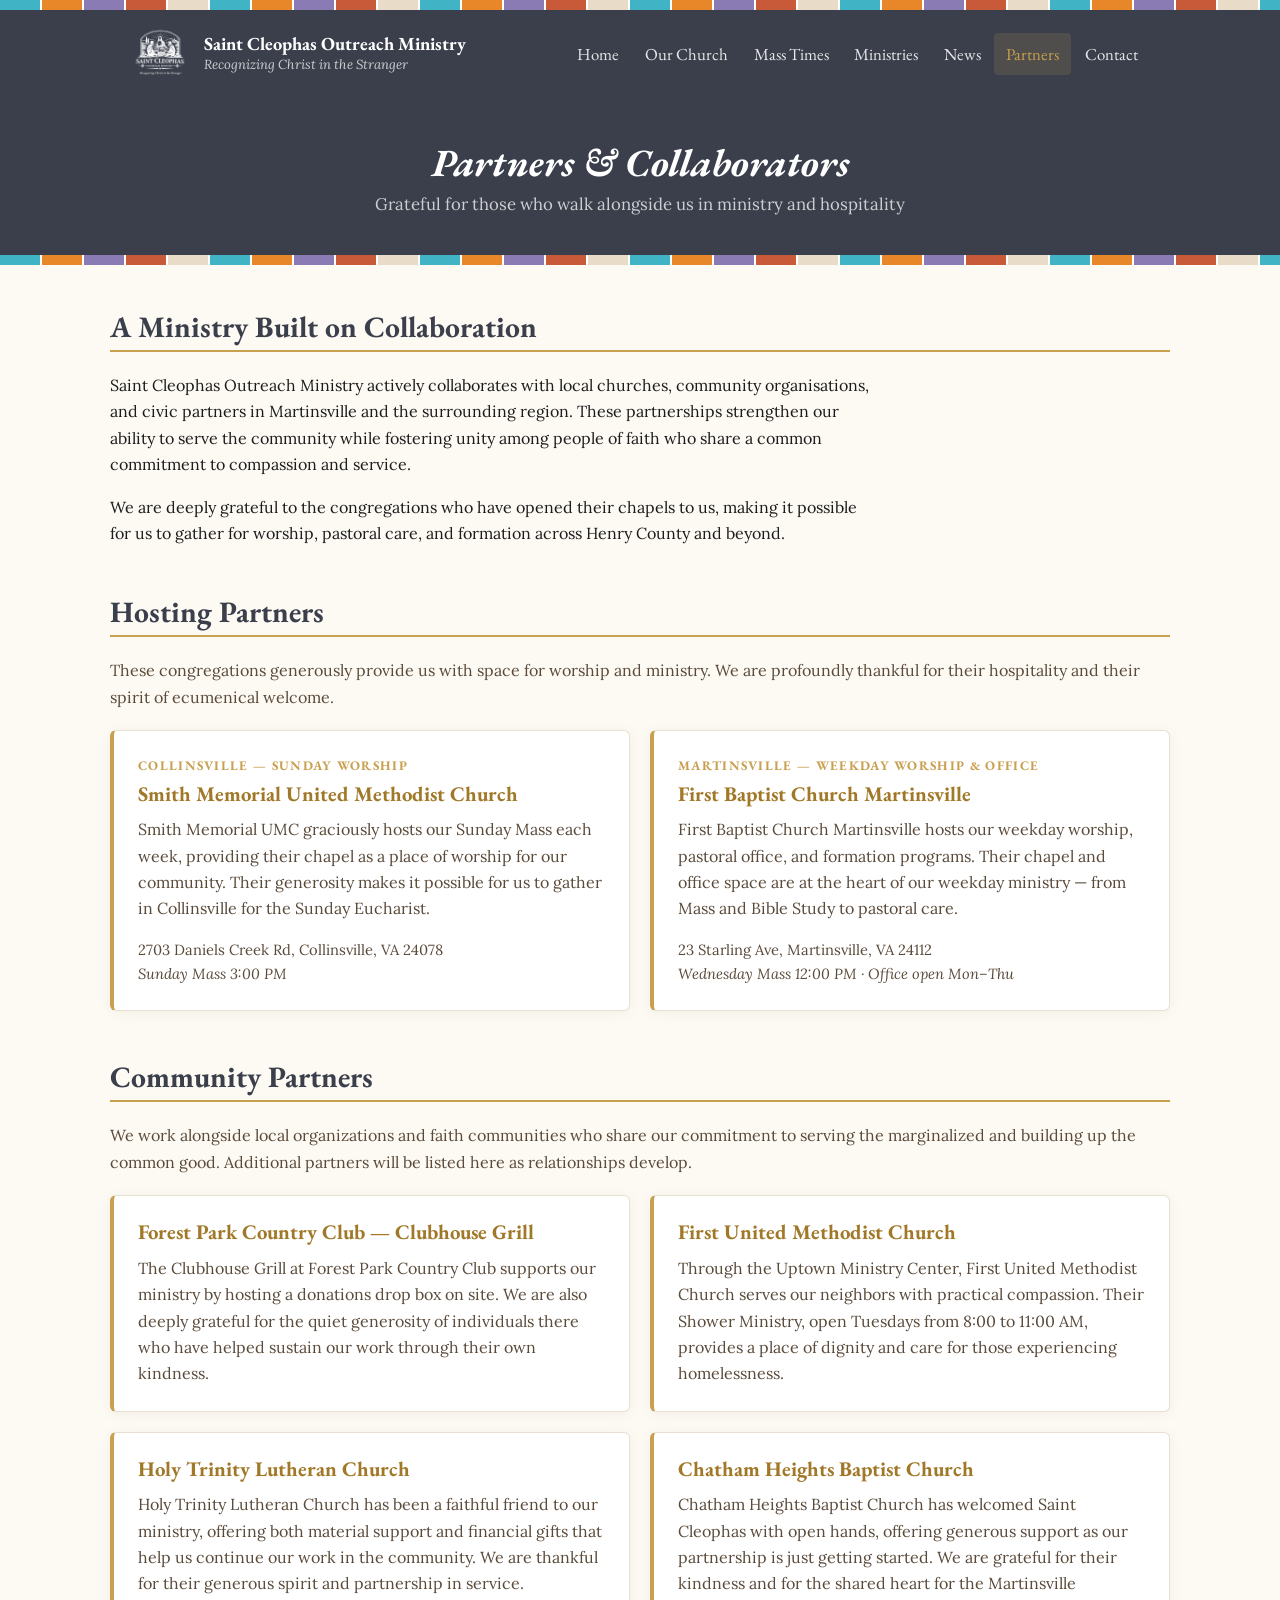
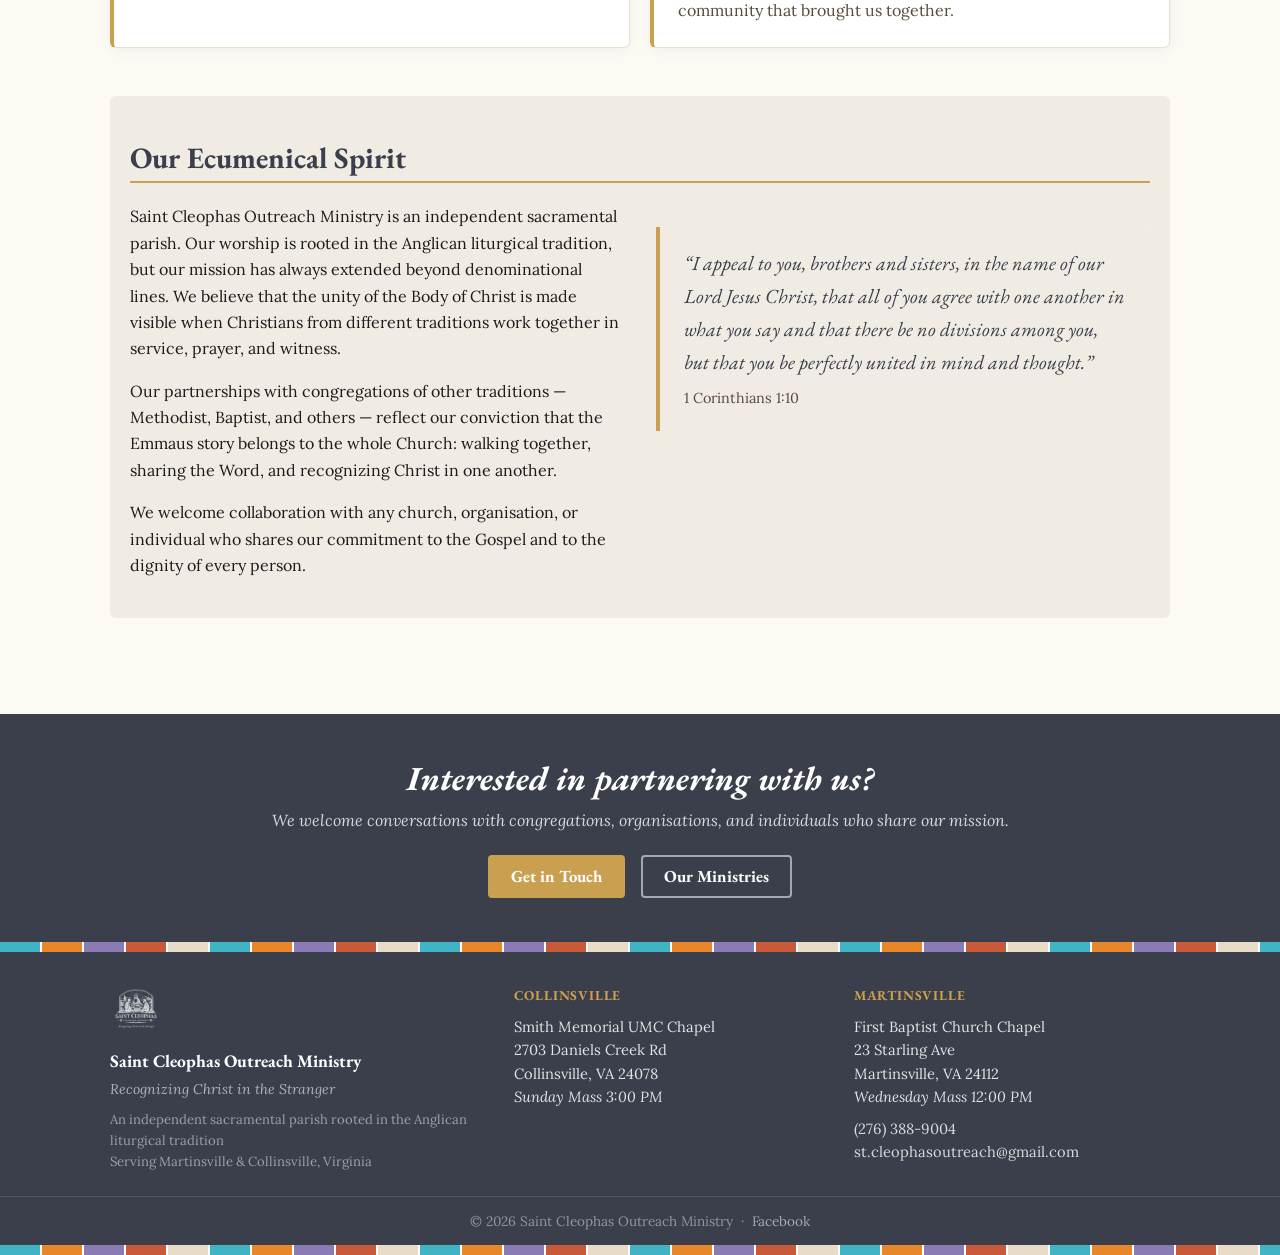
<file: partners.html>
<!doctype html>
<html lang="en">
<head>
<meta charset="utf-8" />
<meta name="viewport" content="width=device-width,initial-scale=1" />
<title>Partners &amp; Collaborators — Saint Cleophas Outreach Ministry</title>
<meta name="description" content="Saint Cleophas Outreach Ministry is grateful to its hosting partners and community collaborators in Martinsville and Collinsville, Virginia." />
<meta name="theme-color" content="#3A3F4B" />
<link rel="icon" type="image/x-icon" href="assets/favicon.ico" />
<link rel="icon" type="image/png" sizes="32x32" href="assets/favicon-32.png" />
<link rel="apple-touch-icon" sizes="180x180" href="assets/favicon-180.png" />
<meta property="og:title" content="Partners &amp; Collaborators — Saint Cleophas Outreach Ministry" />
<meta property="og:description" content="Saint Cleophas Outreach Ministry is grateful to its hosting partners and community collaborators in Martinsville and Collinsville, Virginia." />
<meta property="og:type" content="website" />
<meta property="og:image" content="public/img/st-cleophas-social-share.PNG" />
<link rel="stylesheet" href="css/style.css" />
</head>
<body>

<a href="#main" class="skip-link">Skip to main content</a>

<!-- ===================== HEADER ===================== -->
<header class="site-header" role="banner">
  <div class="glass-strip" aria-hidden="true"></div>
  <div class="container">
    <div class="topbar">
      <a href="index.html" class="brand" aria-label="Saint Cleophas Outreach Ministry — home">
        <div class="brand-logo">
          <img src="assets/logo.png" alt="" aria-hidden="true" />
        </div>
        <div class="brand-text">
          <span class="site-name">Saint Cleophas Outreach Ministry</span>
          <span class="site-tagline">Recognizing Christ in the Stranger</span>
        </div>
      </a>
      <button class="nav-toggle" aria-label="Open navigation menu" aria-expanded="false"
        onclick="var n=document.querySelector('nav.primary-nav');n.classList.toggle('open');this.setAttribute('aria-expanded',n.classList.contains('open'))">&#9776;</button>
      <nav class="primary-nav" role="navigation" aria-label="Primary">
        <a href="index.html">Home</a>
        <a href="church.html">Our Church</a>
        <a href="mass-times.html">Mass Times</a>
        <a href="ministries.html">Ministries</a>
        <a href="news.html">News</a>
        <a href="partners.html" class="active">Partners</a>
        <a href="contact.html">Contact</a>
      </nav>
    </div>
  </div>
</header>

<!-- ===================== PAGE HERO ===================== -->
<div class="page-hero" role="banner">
  <div class="container">
    <h1>Partners &amp; Collaborators</h1>
    <p>Grateful for those who walk alongside us in ministry and hospitality</p>
  </div>
</div>
<div class="glass-strip" aria-hidden="true"></div>

<!-- ===================== MAIN ===================== -->
<main id="main" tabindex="-1">
  <div class="container">

    <!-- Intro -->
    <section aria-labelledby="partners-intro-heading">
      <h2 class="section-title" id="partners-intro-heading">A Ministry Built on Collaboration</h2>
      <div style="max-width:760px;">
        <p>Saint Cleophas Outreach Ministry actively collaborates with local churches, community organisations, and civic partners in Martinsville and the surrounding region. These partnerships strengthen our ability to serve the community while fostering unity among people of faith who share a common commitment to compassion and service.</p>
        <p>We are deeply grateful to the congregations who have opened their chapels to us, making it possible for us to gather for worship, pastoral care, and formation across Henry County and beyond.</p>
      </div>
    </section>

    <!-- Hosting Partners -->
    <section aria-labelledby="hosting-heading">
      <h2 class="section-title" id="hosting-heading">Hosting Partners</h2>
      <p class="text-muted" style="margin-bottom:1.25rem;">These congregations generously provide us with space for worship and ministry. We are profoundly thankful for their hospitality and their spirit of ecumenical welcome.</p>
      <div class="grid-2">

        <article class="card card-gold-left" aria-labelledby="smith-name">
          <div class="location-label">Collinsville &mdash; Sunday Worship</div>
          <h3 id="smith-name"><a href="https://www.smithmemorialumc.com/" target="_blank" rel="noopener">Smith Memorial United Methodist Church</a></h3>
          <p class="text-muted">Smith Memorial UMC graciously hosts our Sunday Mass each week, providing their chapel as a place of worship for our community. Their generosity makes it possible for us to gather in Collinsville for the Sunday Eucharist.</p>
          <p class="text-muted" style="font-size:0.92rem;">
            2703 Daniels Creek Rd, Collinsville, VA 24078<br>
            <em>Sunday Mass 3:00 PM</em>
          </p>
        </article>

        <article class="card card-gold-left" aria-labelledby="fbcm-name">
          <div class="location-label">Martinsville &mdash; Weekday Worship &amp; Office</div>
          <h3 id="fbcm-name"><a href="https://fbcmartinsville.com/" target="_blank" rel="noopener">First Baptist Church Martinsville</a></h3>
          <p class="text-muted">First Baptist Church Martinsville hosts our weekday worship, pastoral office, and formation programs. Their chapel and office space are at the heart of our weekday ministry — from Mass and Bible Study to pastoral care.</p>
          <p class="text-muted" style="font-size:0.92rem;">
            23 Starling Ave, Martinsville, VA 24112<br>
            <em>Wednesday Mass 12:00 PM &middot; Office open Mon&ndash;Thu</em>
          </p>
        </article>

      </div>
    </section>

    <!-- Community Partners -->
    <section aria-labelledby="community-heading">
      <h2 class="section-title" id="community-heading">Community Partners</h2>
      <p class="text-muted" style="margin-bottom:1.25rem;">We work alongside local organizations and faith communities who share our commitment to serving the marginalized and building up the common good. Additional partners will be listed here as relationships develop.</p>

      <div class="grid-2">

        <article class="card card-gold-left" aria-labelledby="clubhouse-name">
          <h3 id="clubhouse-name"><a href="https://www.facebook.com/p/The-Clubhouse-Grill-61578235804105/" target="_blank" rel="noopener">Forest Park Country Club &mdash; Clubhouse Grill</a></h3>
          <p class="text-muted">The Clubhouse Grill at Forest Park Country Club supports our ministry by hosting a donations drop box on site. We are also deeply grateful for the quiet generosity of individuals there who have helped sustain our work through their own kindness.</p>
        </article>

        <article class="card card-gold-left" aria-labelledby="fumc-name">
          <h3 id="fumc-name"><a href="https://fumcmartinsville.net/" target="_blank" rel="noopener">First United Methodist Church</a></h3>
          <p class="text-muted">Through the Uptown Ministry Center, First United Methodist Church serves our neighbors with practical compassion. Their Shower Ministry, open Tuesdays from 8:00 to 11:00 AM, provides a place of dignity and care for those experiencing homelessness.</p>
        </article>

        <article class="card card-gold-left" aria-labelledby="htlc-name">
          <h3 id="htlc-name"><a href="https://www.facebook.com/holytrinitymartinsville/" target="_blank" rel="noopener">Holy Trinity Lutheran Church</a></h3>
          <p class="text-muted">Holy Trinity Lutheran Church has been a faithful friend to our ministry, offering both material support and financial gifts that help us continue our work in the community. We are thankful for their generous spirit and partnership in service.</p>
        </article>

        <article class="card card-gold-left" aria-labelledby="chbc-name">
          <h3 id="chbc-name"><a href="https://chbcmartinsville.org/" target="_blank" rel="noopener">Chatham Heights Baptist Church</a></h3>
          <p class="text-muted">Chatham Heights Baptist Church has welcomed Saint Cleophas with open hands, offering generous support as our partnership is just getting started. We are grateful for their kindness and for the shared heart for the Martinsville community that brought us together.</p>
        </article>

      </div>
    </section>

    <!-- Ecumenical spirit -->
    <section aria-labelledby="ecumenical-heading" style="background:#F0ECE4; padding:2.5rem 1.25rem; border-radius:6px;">
      <h2 class="section-title" id="ecumenical-heading">Our Ecumenical Spirit</h2>
      <div class="grid-2" style="align-items:start; gap:2rem;">
        <div>
          <p>Saint Cleophas Outreach Ministry is an independent sacramental parish. Our worship is rooted in the Anglican liturgical tradition, but our mission has always extended beyond denominational lines. We believe that the unity of the Body of Christ is made visible when Christians from different traditions work together in service, prayer, and witness.</p>
          <p>Our partnerships with congregations of other traditions &mdash; Methodist, Baptist, and others &mdash; reflect our conviction that the Emmaus story belongs to the whole Church: walking together, sharing the Word, and recognizing Christ in one another.</p>
          <p>We welcome collaboration with any church, organisation, or individual who shares our commitment to the Gospel and to the dignity of every person.</p>
        </div>
        <div class="scripture-block">
          <blockquote>
            &ldquo;I appeal to you, brothers and sisters, in the name of our Lord Jesus Christ, that all of you agree with one another in what you say and that there be no divisions among you, but that you be perfectly united in mind and thought.&rdquo;
          </blockquote>
          <cite>1 Corinthians 1:10</cite>
        </div>
      </div>
    </section>

  </div><!-- /container -->
</main>

<!-- ===================== CTA STRIP ===================== -->
<section class="cta-strip" role="complementary" aria-label="Partner with us">
  <div class="container">
    <h2>Interested in partnering with us?</h2>
    <p>We welcome conversations with congregations, organisations, and individuals who share our mission.</p>
    <div class="cta-buttons">
      <a href="contact.html" class="btn btn-gold">Get in Touch</a>
      <a href="ministries.html" class="btn btn-outline-white">Our Ministries</a>
    </div>
  </div>
</section>
<div class="glass-strip" aria-hidden="true"></div>
<!-- ===================== FOOTER ===================== -->
<footer class="site-footer" role="contentinfo">
  <div class="container">
    <div class="footer-grid">
      <div>
        <div class="footer-logo">
          <img src="assets/logo.png" alt="" aria-hidden="true" />
        </div>
        <div class="footer-name">Saint Cleophas Outreach Ministry</div>
        <div class="footer-tagline">Recognizing Christ in the Stranger</div>
        <div class="footer-affiliation">
          An independent sacramental parish rooted in the Anglican liturgical tradition<br>
          Serving Martinsville &amp; Collinsville, Virginia
        </div>
      </div>
      <div>
        <div class="footer-section-title">Collinsville</div>
        <p>Smith Memorial UMC Chapel<br>
        2703 Daniels Creek Rd<br>
        Collinsville, VA 24078<br>
        <em>Sunday Mass 3:00 PM</em></p>
      </div>
      <div>
        <div class="footer-section-title">Martinsville</div>
        <p>First Baptist Church Chapel<br>
        23 Starling Ave<br>
        Martinsville, VA 24112<br>
        <em>Wednesday Mass 12:00 PM</em></p>
        <p>
          <a href="tel:+12763889004">(276) 388-9004</a><br>
          <a href="mailto:st.cleophasoutreach@gmail.com">st.cleophasoutreach@gmail.com</a>
        </p>
      </div>
    </div>
  </div>
  <div class="footer-bottom">
    <div class="container">
      &copy; <span id="year"></span> Saint Cleophas Outreach Ministry &nbsp;&middot;&nbsp;
      <a href="https://www.facebook.com/profile.php?id=61555982034414" target="_blank" rel="noopener">Facebook</a>
    </div>
  </div>
  <div class="glass-strip" aria-hidden="true"></div>
</footer>

<script>
  document.getElementById('year').textContent = new Date().getFullYear();
</script>
</body>
</html>
</file>
<file: css/style.css>
/* =============================================================
   Saint Cleophas Outreach Ministry — Shared Stylesheet
   Design: traditional & dignified, stained-glass accents
   Fonts: EB Garamond (headings) · Lora (body)
   ============================================================= */

@import url('https://fonts.googleapis.com/css2?family=EB+Garamond:ital,wght@0,400;0,700;1,400;1,700&family=Lora:ital,wght@0,400;0,500;1,400&display=swap');

/* --- Reset & base ------------------------------------------ */
*, *::before, *::after { box-sizing: border-box; }
html, body { height: 100%; }
body {
  margin: 0;
  font-family: 'Lora', Georgia, 'Times New Roman', serif;
  font-size: 1rem;
  line-height: 1.65;
  color: #1C1C1C;
  background: #FDFAF4;
  -webkit-font-smoothing: antialiased;
  -moz-osx-font-smoothing: grayscale;
}
a { color: #A07828; text-decoration: none; }
a:hover, a:focus { text-decoration: underline; color: #8A6418; }
img { max-width: 100%; height: auto; display: block; }
p { margin: 0 0 1rem; }
p:last-child { margin-bottom: 0; }

h1, h2, h3, h4, h5, h6 {
  font-family: 'EB Garamond', Georgia, serif;
  color: #1C1C1C;
  line-height: 1.2;
  margin: 0 0 0.75rem;
}

/* --- Layout ------------------------------------------------- */
.container {
  max-width: 1100px;
  margin: 0 auto;
  padding: 0 1.25rem;
}

/* --- Stained-glass decorative strip ------------------------- */
/* Mirrors the geometric coloured border on the business card  */
.glass-strip {
  height: 10px;
  background: repeating-linear-gradient(
    to right,
    #40B4C4 0px,   #40B4C4 40px,
    #fff    40px,  #fff    42px,
    #E8862A 42px,  #E8862A 82px,
    #fff    82px,  #fff    84px,
    #8B7BB5 84px,  #8B7BB5 124px,
    #fff   124px,  #fff   126px,
    #C85A3A 126px, #C85A3A 166px,
    #fff   166px,  #fff   168px,
    #E8DCC8 168px, #E8DCC8 208px,
    #fff   208px,  #fff   210px
  );
}

/* --- Skip link ---------------------------------------------- */
.skip-link {
  position: absolute;
  top: -100%;
  left: 0;
  z-index: 9999;
  background: #C9A050;
  color: #fff;
  padding: 0.5rem 1rem;
  font-family: 'EB Garamond', Georgia, serif;
}
.skip-link:focus { top: 0; }

/* --- Site header -------------------------------------------- */
.site-header {
  background: #3A3F4B;
  color: #fff;
}

.topbar {
  display: flex;
  align-items: center;
  justify-content: space-between;
  gap: 1rem;
  padding: 0.9rem 1.25rem;
}

.brand {
  display: flex;
  gap: 0.85rem;
  align-items: center;
  text-decoration: none;
}
.brand:hover { text-decoration: none; }

.brand-logo {
  width: 60px;
  height: 60px;
  flex-shrink: 0;
}
.brand-logo img {
  width: 100%;
  height: 100%;
  object-fit: contain;
  filter: brightness(0) invert(1);
}
/* Fallback cross when logo image not yet placed */
.brand-logo-fallback {
  width: 60px;
  height: 60px;
  flex-shrink: 0;
  display: flex;
  align-items: center;
  justify-content: center;
  color: #C9A050;
}

.brand-text .site-name {
  font-family: 'EB Garamond', Georgia, serif;
  font-size: 1.15rem;
  font-weight: 700;
  color: #fff;
  line-height: 1.1;
  display: block;
}
.brand-text .site-tagline {
  font-family: 'Lora', Georgia, serif;
  font-size: 0.82rem;
  font-style: italic;
  color: rgba(255,255,255,0.75);
  display: block;
}

/* Mobile nav toggle */
.nav-toggle {
  display: none;
  background: none;
  border: 1px solid rgba(255,255,255,0.35);
  color: #fff;
  padding: 0.4rem 0.8rem;
  border-radius: 4px;
  cursor: pointer;
  font-size: 1.2rem;
  line-height: 1;
}

/* Primary nav */
nav.primary-nav {
  display: flex;
  gap: 0.1rem;
  align-items: center;
  flex-wrap: wrap;
}
nav.primary-nav a {
  color: rgba(255,255,255,0.88);
  padding: 0.45rem 0.75rem;
  border-radius: 4px;
  font-family: 'EB Garamond', Georgia, serif;
  font-size: 1.05rem;
  text-decoration: none;
  transition: background 0.15s, color 0.15s;
}
nav.primary-nav a:hover,
nav.primary-nav a:focus {
  background: rgba(255,255,255,0.1);
  color: #fff;
  text-decoration: none;
}
nav.primary-nav a.active {
  color: #C9A050;
  background: rgba(201,160,80,0.15);
}

/* Mobile nav */
@media (max-width: 767px) {
  .topbar { flex-wrap: wrap; }
  .nav-toggle { display: block; }
  nav.primary-nav {
    width: 100%;
    display: none;
    flex-direction: column;
    align-items: stretch;
    gap: 0;
    padding: 0.25rem 1.25rem 1rem;
  }
  nav.primary-nav.open { display: flex; }
  nav.primary-nav a {
    padding: 0.7rem 0.5rem;
    border-radius: 0;
    border-bottom: 1px solid rgba(255,255,255,0.08);
  }
}

/* --- Page hero (inner pages) -------------------------------- */
.page-hero {
  background: #3A3F4B;
  color: #fff;
  padding: 2.5rem 0 2.25rem;
  text-align: center;
  margin: 0;
}
.page-hero h1 {
  font-family: 'EB Garamond', Georgia, serif;
  font-size: 2.4rem;
  font-style: italic;
  color: #fff;
  margin-bottom: 0.4rem;
}
.page-hero p {
  font-size: 1.05rem;
  color: rgba(255,255,255,0.75);
  margin: 0;
}

/* --- Home hero ---------------------------------------------- */
.home-hero {
  background: #3A3F4B;
  color: #fff;
  padding: 3rem 0 3.5rem;
  margin: 0;
}
.home-hero-inner {
  display: grid;
  grid-template-columns: 1fr;
  gap: 2rem;
  align-items: center;
}
@media (min-width: 768px) {
  .home-hero-inner { grid-template-columns: 1fr 340px; }
}

.hero-eyebrow {
  font-family: 'EB Garamond', Georgia, serif;
  font-size: 0.88rem;
  text-transform: uppercase;
  letter-spacing: 0.14em;
  color: #C9A050;
  margin: 0 0 0.6rem;
}
.home-hero h1 {
  font-family: 'EB Garamond', Georgia, serif;
  font-size: 2.75rem;
  font-style: italic;
  color: #fff;
  margin: 0 0 1rem;
}
.hero-lead {
  font-size: 1.05rem;
  color: rgba(255,255,255,0.85);
  margin: 0 0 1.75rem;
  line-height: 1.7;
}
.hero-cta {
  display: flex;
  gap: 0.85rem;
  flex-wrap: wrap;
}

.next-service-card {
  background: #fff;
  border-radius: 8px;
  padding: 1.5rem;
  color: #1C1C1C;
}
.nsc-label {
  font-family: 'EB Garamond', Georgia, serif;
  font-size: 0.82rem;
  text-transform: uppercase;
  letter-spacing: 0.1em;
  color: #C9A050;
  font-weight: 700;
  margin-bottom: 0.2rem;
}
.nsc-time {
  font-family: 'EB Garamond', Georgia, serif;
  font-size: 2.75rem;
  font-weight: 700;
  color: #3A3F4B;
  line-height: 1;
  margin-bottom: 0.4rem;
}
.nsc-service {
  font-family: 'EB Garamond', Georgia, serif;
  font-size: 1.1rem;
  font-weight: 700;
  color: #3A3F4B;
  margin-bottom: 0.5rem;
}
.nsc-loc {
  font-size: 0.92rem;
  color: #5A4A3A;
  line-height: 1.5;
  margin-bottom: 0.75rem;
}
.nsc-note {
  font-size: 0.85rem;
  color: #5A4A3A;
  font-style: italic;
  border-top: 1px solid #E8E0D0;
  padding-top: 0.75rem;
}
.nsc-fb {
  margin-top: 0.75rem;
}

/* --- Main content ------------------------------------------- */
main { padding: 2.5rem 0 3rem; }

section { margin: 3rem 0; }
section:first-child { margin-top: 0; }
section:last-child { margin-bottom: 0; }

.section-title {
  font-family: 'EB Garamond', Georgia, serif;
  font-size: 1.85rem;
  color: #3A3F4B;
  border-bottom: 2px solid #C9A050;
  padding-bottom: 0.35rem;
  margin-top: 0.25rem;
  margin-bottom: 1.25rem;
}

/* --- Cards -------------------------------------------------- */
.card {
  background: #fff;
  border-radius: 6px;
  padding: 1.5rem;
  box-shadow: 0 2px 14px rgba(0,0,0,0.05);
  border: 1px solid #E8E0D0;
}
.card h3 {
  font-family: 'EB Garamond', Georgia, serif;
  font-size: 1.3rem;
  color: #3A3F4B;
  margin-bottom: 0.6rem;
}
.card-alt { background: #F0ECE4; }
.card-gold-left { border-left: 4px solid #C9A050; }

/* --- Grids -------------------------------------------------- */
.grid-2 {
  display: grid;
  grid-template-columns: 1fr;
  gap: 1.25rem;
}
.grid-3 {
  display: grid;
  grid-template-columns: 1fr;
  gap: 1.25rem;
}
@media (min-width: 640px) {
  .grid-2 { grid-template-columns: 1fr 1fr; }
}
@media (min-width: 768px) {
  .grid-3 { grid-template-columns: repeat(3, 1fr); }
}

/* --- Buttons ------------------------------------------------ */
.btn {
  display: inline-block;
  padding: 0.6rem 1.3rem;
  border-radius: 4px;
  font-family: 'EB Garamond', Georgia, serif;
  font-size: 1.05rem;
  font-weight: 700;
  text-decoration: none;
  cursor: pointer;
  border: 2px solid transparent;
  transition: background 0.15s, color 0.15s;
  line-height: 1.2;
}
.btn:hover { text-decoration: none; }

.btn-primary {
  background: #3A3F4B;
  color: #fff;
  border-color: #3A3F4B;
}
.btn-primary:hover { background: #2D3240; border-color: #2D3240; color: #fff; }

.btn-gold {
  background: #C9A050;
  color: #fff;
  border-color: #C9A050;
}
.btn-gold:hover { background: #B88C3E; border-color: #B88C3E; color: #fff; }

.btn-outline {
  background: transparent;
  color: #3A3F4B;
  border-color: #3A3F4B;
}
.btn-outline:hover { background: #3A3F4B; color: #fff; }

.btn-outline-white {
  background: transparent;
  color: #fff;
  border-color: rgba(255,255,255,0.55);
}
.btn-outline-white:hover { background: rgba(255,255,255,0.1); color: #fff; }

/* --- Schedule rows ------------------------------------------ */
.schedule-row {
  display: flex;
  gap: 1rem;
  padding: 0.85rem 0;
  border-bottom: 1px solid #E8E0D0;
  align-items: flex-start;
}
.schedule-row:last-child { border-bottom: none; }
.schedule-day {
  min-width: 96px;
  font-family: 'EB Garamond', Georgia, serif;
  font-weight: 700;
  font-size: 1rem;
  color: #3A3F4B;
  padding-top: 0.05rem;
}
.schedule-detail { font-size: 0.95rem; color: #5A4A3A; line-height: 1.5; }
.schedule-detail strong { color: #1C1C1C; }

/* --- Scripture / quote block -------------------------------- */
.scripture-block {
  background: #F0ECE4;
  border-left: 4px solid #C9A050;
  padding: 1.25rem 1.5rem;
  border-radius: 0 6px 6px 0;
  margin: 1.5rem 0;
}
.scripture-block blockquote {
  margin: 0;
  font-family: 'EB Garamond', Georgia, serif;
  font-size: 1.25rem;
  font-style: italic;
  color: #3A3F4B;
}
.scripture-block cite {
  display: block;
  margin-top: 0.5rem;
  font-size: 0.9rem;
  color: #5A4A3A;
  font-style: normal;
}

/* --- Pastoral team cards ------------------------------------ */
.team-card { text-align: center; }
.team-photo {
  width: 130px;
  height: 130px;
  border-radius: 50%;
  background: #E8E0D0;
  margin: 0 auto 1rem;
  display: flex;
  align-items: center;
  justify-content: center;
  color: #5A4A3A;
  font-size: 0.8rem;
  overflow: hidden;
  border: 3px solid #C9A050;
}
.team-photo img { width: 100%; height: 100%; object-fit: cover; }
.team-name {
  font-family: 'EB Garamond', Georgia, serif;
  font-size: 1.3rem;
  font-weight: 700;
  color: #3A3F4B;
  margin-bottom: 0.2rem;
}
.team-role {
  font-style: italic;
  color: #C9A050;
  font-size: 0.95rem;
  margin-bottom: 0.75rem;
}
.team-bio { font-size: 0.95rem; color: #5A4A3A; }

/* --- Announcements ----------------------------------------- */
.announcement {
  padding: 1.1rem 0;
  border-bottom: 1px solid #E8E0D0;
}
.announcement:last-child { border-bottom: none; }
.announcement-date {
  font-size: 0.82rem;
  color: #C9A050;
  font-family: 'EB Garamond', Georgia, serif;
  font-weight: 700;
  text-transform: uppercase;
  letter-spacing: 0.06em;
  margin-bottom: 0.2rem;
}
.announcement h3 { font-size: 1.15rem; margin-bottom: 0.25rem; }

/* --- Contact form ------------------------------------------ */
.form-group { margin-bottom: 1.25rem; }
.form-group label {
  display: block;
  font-family: 'EB Garamond', Georgia, serif;
  font-weight: 700;
  font-size: 1rem;
  margin-bottom: 0.35rem;
  color: #3A3F4B;
}
.form-group input,
.form-group textarea,
.form-group select {
  width: 100%;
  padding: 0.6rem 0.75rem;
  border: 1px solid #C8BCA8;
  border-radius: 4px;
  font-family: 'Lora', Georgia, serif;
  font-size: 0.97rem;
  background: #fff;
  color: #1C1C1C;
}
.form-group input:focus,
.form-group textarea:focus {
  outline: 2px solid #C9A050;
  border-color: #C9A050;
}

/* --- CTA strip --------------------------------------------- */
.cta-strip {
  background: #3A3F4B;
  color: #fff;
  padding: 2.75rem 0;
  text-align: center;
}
section.cta-strip { margin-bottom: 0; }
.cta-strip h2 {
  font-family: 'EB Garamond', Georgia, serif;
  font-size: 2.1rem;
  font-style: italic;
  color: #fff;
  margin-bottom: 0.5rem;
}
.cta-strip p {
  color: rgba(255,255,255,0.8);
  margin-bottom: 1.35rem;
  font-style: italic;
}
.cta-buttons {
  display: flex;
  gap: 1rem;
  justify-content: center;
  flex-wrap: wrap;
}

/* --- Partners list ----------------------------------------- */
.partner-tag {
  display: inline-block;
  background: #fff;
  border: 1px solid #C9A050;
  color: #3A3F4B;
  padding: 0.4rem 0.85rem;
  border-radius: 4px;
  font-family: 'EB Garamond', Georgia, serif;
  font-size: 0.97rem;
  margin: 0.25rem;
}

/* --- Location card ----------------------------------------- */
.location-label {
  font-family: 'EB Garamond', Georgia, serif;
  font-size: 0.82rem;
  text-transform: uppercase;
  letter-spacing: 0.1em;
  color: #C9A050;
  font-weight: 700;
  margin-bottom: 0.3rem;
}
.location-host {
  font-style: italic;
  color: #5A4A3A;
  font-size: 0.92rem;
  margin-bottom: 0.35rem;
}

/* --- Site footer ------------------------------------------- */
.site-footer {
  background: #3A3F4B;
  color: rgba(255,255,255,0.85);
  padding: 2rem 0 0;
}
.footer-grid {
  display: grid;
  grid-template-columns: 1fr;
  gap: 1.5rem;
  margin-bottom: 1.5rem;
}
@media (min-width: 768px) {
  .footer-grid { grid-template-columns: 1.2fr 1fr 1fr; }
}
.footer-logo {
  width: 52px;
  height: 52px;
  margin-bottom: 0.6rem;
}
.footer-logo img {
  width: 100%;
  filter: brightness(0) invert(1);
  opacity: 0.8;
}
.footer-name {
  font-family: 'EB Garamond', Georgia, serif;
  font-size: 1.1rem;
  font-weight: 700;
  color: #fff;
  margin-bottom: 0.2rem;
}
.footer-tagline {
  font-style: italic;
  font-size: 0.88rem;
  color: rgba(255,255,255,0.6);
}
.footer-section-title {
  font-family: 'EB Garamond', Georgia, serif;
  font-size: 1rem;
  font-weight: 700;
  color: #C9A050;
  margin-bottom: 0.5rem;
  text-transform: uppercase;
  letter-spacing: 0.06em;
  font-size: 0.85rem;
}
.site-footer p { font-size: 0.92rem; line-height: 1.6; margin-bottom: 0.5rem; }
.site-footer a { color: rgba(255,255,255,0.8); }
.site-footer a:hover { color: #C9A050; text-decoration: none; }
.footer-bottom {
  border-top: 1px solid rgba(255,255,255,0.1);
  padding: 0.8rem 0;
  text-align: center;
  font-size: 0.85rem;
  color: rgba(255,255,255,0.45);
}
.footer-bottom a { color: rgba(255,255,255,0.55); }
.footer-bottom a:hover { color: #C9A050; }

/* --- Footer affiliation line -------------------------------- */
.footer-affiliation {
  font-size: 0.82rem;
  color: rgba(255,255,255,0.5);
  margin-top: 0.5rem;
  line-height: 1.6;
}
.footer-affiliation a { color: rgba(255,255,255,0.6); }
.footer-affiliation a:hover { color: #C9A050; text-decoration: none; }

/* --- Utilities ---------------------------------------------- */
.sr-only {
  position: absolute; width: 1px; height: 1px; padding: 0;
  overflow: hidden; clip: rect(0,0,0,0); white-space: nowrap; border: 0;
}
.text-muted { color: #5A4A3A; }
.text-center { text-align: center; }
.text-gold { color: #C9A050; }
.mt-sm { margin-top: 0.5rem; }
.mt-md { margin-top: 1rem; }
.mt-lg { margin-top: 1.75rem; }
.mb-0 { margin-bottom: 0; }
.gap-sm { gap: 0.5rem; }
</file>
